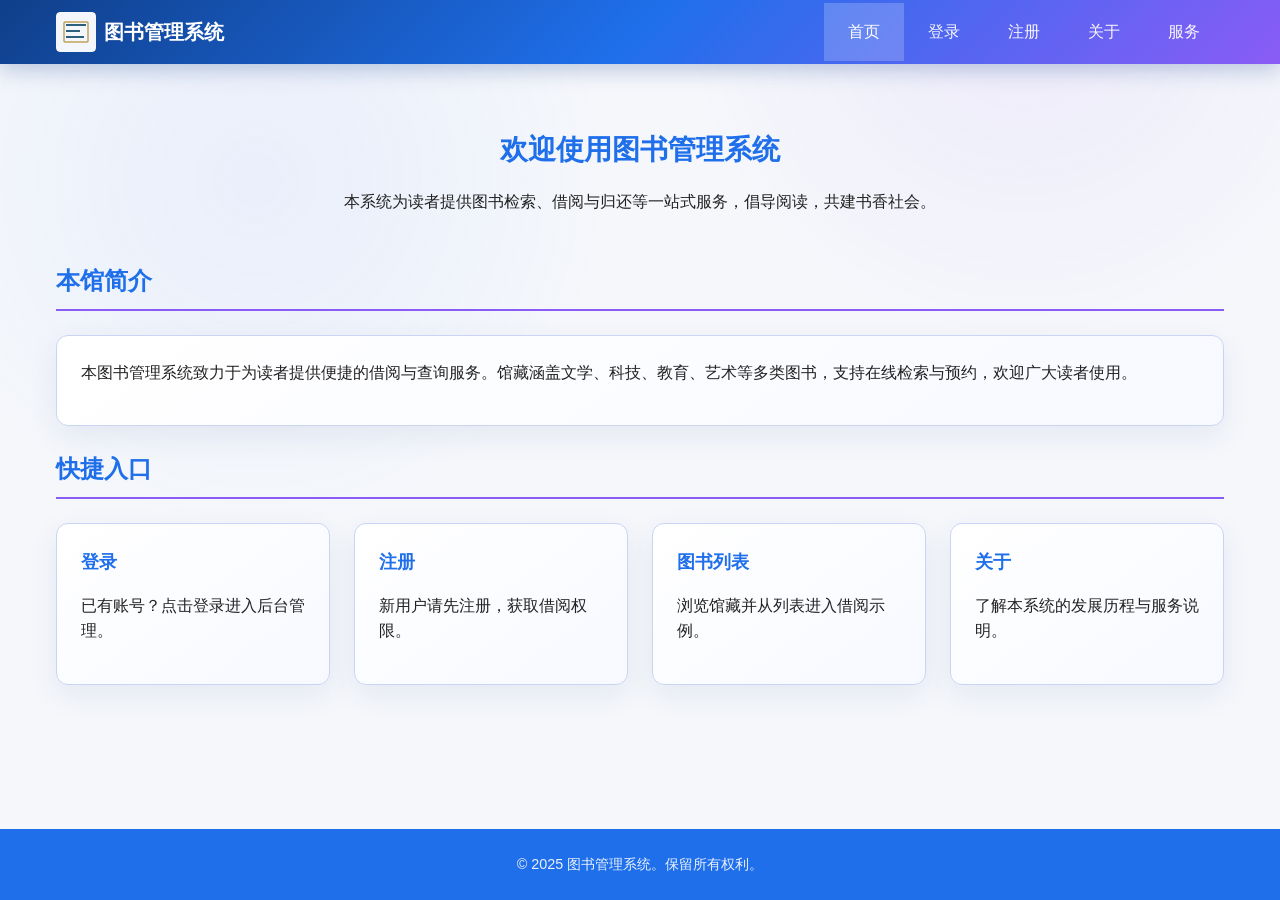
<file: frontend/index.html>
<!DOCTYPE html>
<html lang="zh-CN">
<head>
  <meta charset="UTF-8">
  <meta name="viewport" content="width=device-width, initial-scale=1.0">
  <title>首页 - 图书管理系统</title>
  <link rel="stylesheet" href="css/style.css?v=20260301">
</head>
<body>
  <div class="page-wrap">
    <header class="site-header">
      <div class="container">
        <div class="site-logo">
          <img src="images/logo.svg" alt="Logo">
          <h1 class="site-title"><a href="index.html">图书管理系统</a></h1>
        </div>
        <nav>
          <ul class="nav-list">
            <li><a href="index.html" class="current">首页</a></li>
            <li><a href="login.html">登录</a></li>
            <li><a href="register.html">注册</a></li>
            <li><a href="about.html">关于</a></li>
            <li>
              <span class="nav-drop-trigger">服务</span>
              <div class="nav-drop">
                <a href="list.html">图书列表</a>
                <a href="borrow.html">借阅说明</a>
                <a href="rare-book.html">珍本阅览</a>
                <a href="contact.html">联系</a>
              </div>
            </li>
          </ul>
        </nav>

      </div>
    </header>

    <main class="main">
      <section class="hero-section">
        <h1>欢迎使用图书管理系统</h1>
        <p>本系统为读者提供图书检索、借阅与归还等一站式服务，倡导阅读，共建书香社会。</p>
      </section>

      <section>
        <h2 class="section-title">本馆简介</h2>
        <div class="card">
          <p>本图书管理系统致力于为读者提供便捷的借阅与查询服务。馆藏涵盖文学、科技、教育、艺术等多类图书，支持在线检索与预约，欢迎广大读者使用。</p>
        </div>
      </section>

      <section>
        <h2 class="section-title">快捷入口</h2>
        <div class="quick-links">
          <a href="login.html">
            <div class="card">
              <h3 class="card-title">登录</h3>
              <p>已有账号？点击登录进入后台管理。</p>
            </div>
          </a>
          <a href="register.html">
            <div class="card">
              <h3 class="card-title">注册</h3>
              <p>新用户请先注册，获取借阅权限。</p>
            </div>
          </a>
          <a href="list.html">
            <div class="card">
              <h3 class="card-title">图书列表</h3>
              <p>浏览馆藏并从列表进入借阅示例。</p>
            </div>
          </a>
          <a href="about.html">
            <div class="card">
              <h3 class="card-title">关于</h3>
              <p>了解本系统的发展历程与服务说明。</p>
            </div>
          </a>
        </div>
      </section>
    </main>

    <footer class="site-footer">
      <div class="container">
        <p>&copy; 2025 图书管理系统。保留所有权利。</p>
      </div>
    </footer>
  </div>

</body>
</html>
</file>
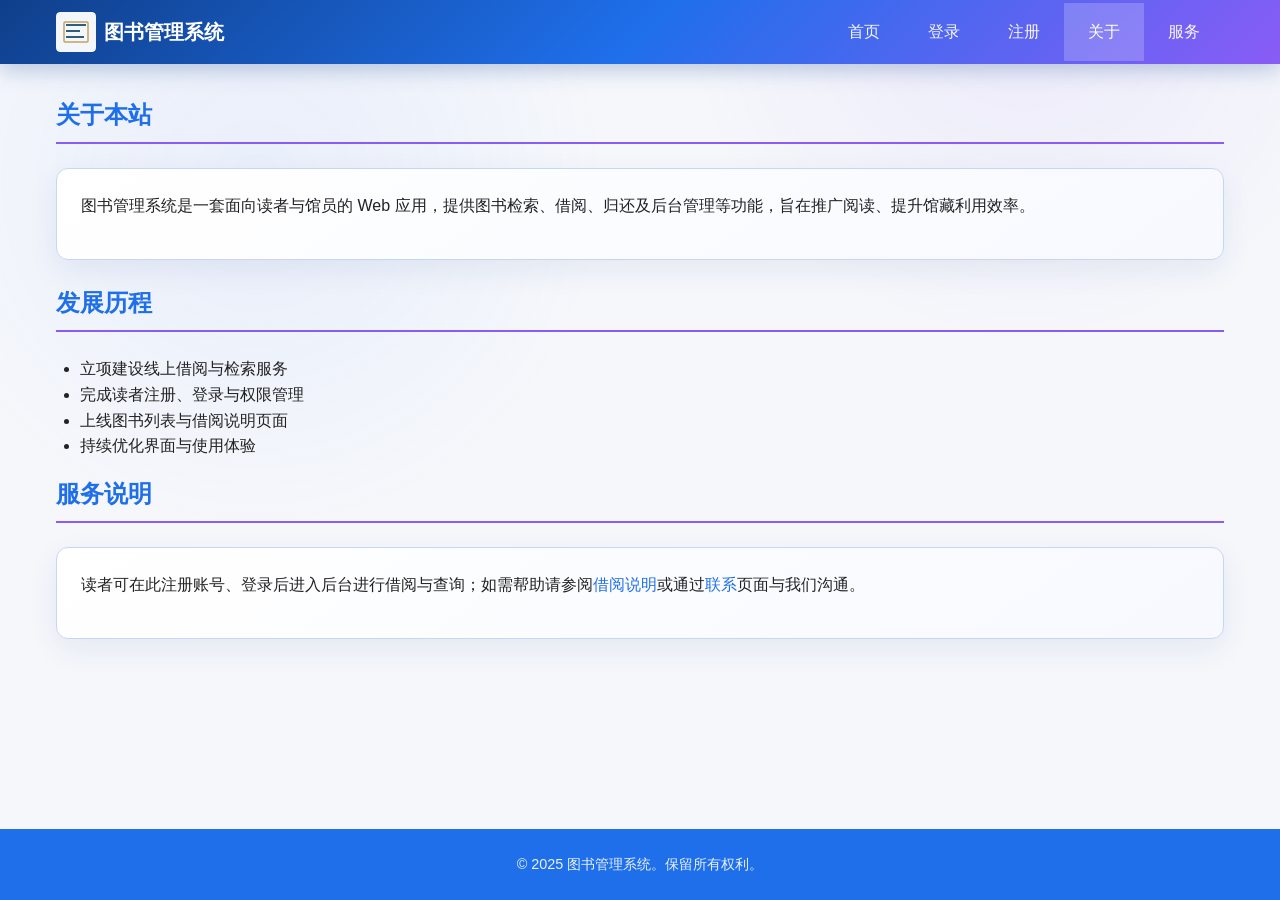
<file: frontend/about.html>
<!DOCTYPE html>
<html lang="zh-CN">
<head>
  <meta charset="UTF-8">
  <meta name="viewport" content="width=device-width, initial-scale=1.0">
  <title>关于 - 图书管理系统</title>
  <link rel="stylesheet" href="css/style.css?v=20260301">
</head>
<body>
  <div class="page-wrap">
    <header class="site-header">
      <div class="container">
        <div class="site-logo">
          <img src="images/logo.svg" alt="Logo">
          <h1 class="site-title"><a href="index.html">图书管理系统</a></h1>
        </div>
        <nav>
          <ul class="nav-list">
            <li><a href="index.html">首页</a></li>
            <li><a href="login.html">登录</a></li>
            <li><a href="register.html">注册</a></li>
            <li><a href="about.html" class="current">关于</a></li>
            <li>
              <span class="nav-drop-trigger">服务</span>
              <div class="nav-drop">
                <a href="list.html">图书列表</a>
                <a href="borrow.html">借阅说明</a>
                <a href="rare-book.html">珍本阅览</a>
                <a href="contact.html">联系</a>
              </div>
            </li>
          </ul>
        </nav>

      </div>
    </header>

    <main class="main">
      <section>
        <h2 class="section-title">关于本站</h2>
        <div class="card">
          <p>图书管理系统是一套面向读者与馆员的 Web 应用，提供图书检索、借阅、归还及后台管理等功能，旨在推广阅读、提升馆藏利用效率。</p>
        </div>
      </section>

      <section>
        <h2 class="section-title">发展历程</h2>
        <ul>
          <li>立项建设线上借阅与检索服务</li>
          <li>完成读者注册、登录与权限管理</li>
          <li>上线图书列表与借阅说明页面</li>
          <li>持续优化界面与使用体验</li>
        </ul>
      </section>

      <section>
        <h2 class="section-title">服务说明</h2>
        <div class="card">
          <p>读者可在此注册账号、登录后进入后台进行借阅与查询；如需帮助请参阅<a href="borrow.html">借阅说明</a>或通过<a href="contact.html">联系</a>页面与我们沟通。</p>
        </div>
      </section>
    </main>

    <footer class="site-footer">
      <div class="container">
        <p>&copy; 2025 图书管理系统。保留所有权利。</p>
      </div>
    </footer>
  </div>

</body>
</html>
</file>
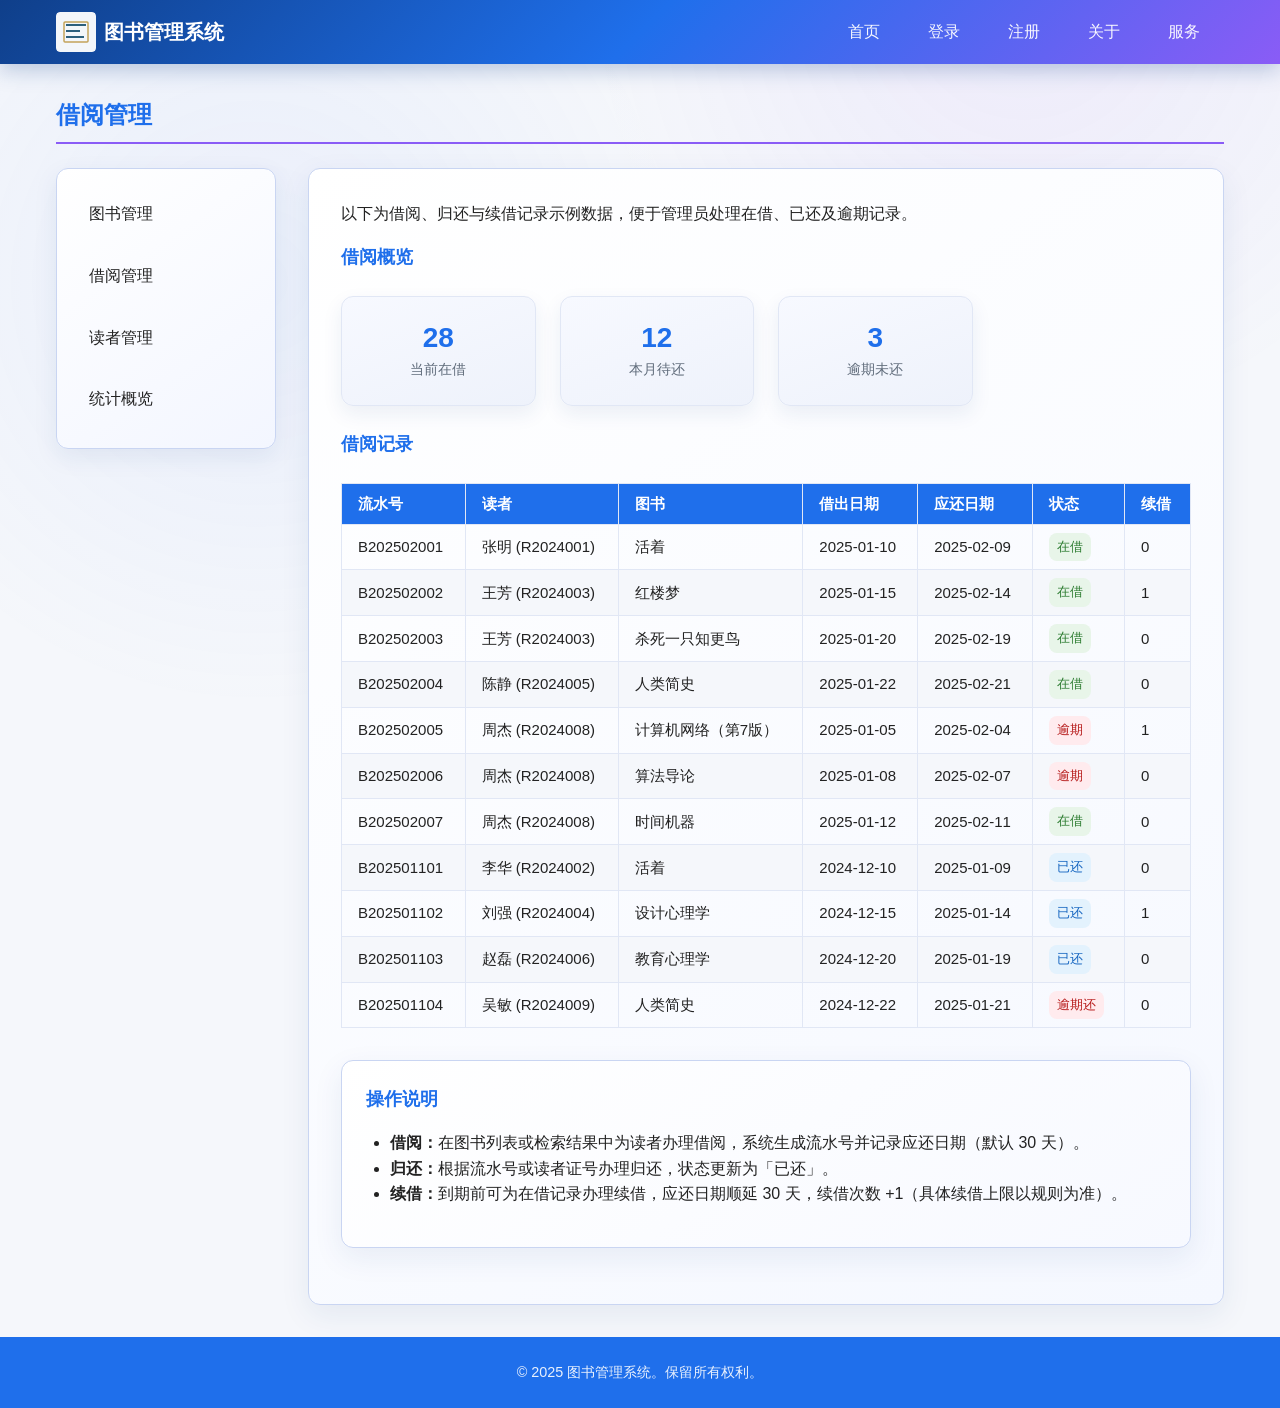
<file: frontend/borrow-manage.html>
<!DOCTYPE html>
<html lang="zh-CN">
<head>
  <meta charset="UTF-8">
  <meta name="viewport" content="width=device-width, initial-scale=1.0">
  <title>借阅管理 - 图书管理系统</title>
  <link rel="stylesheet" href="css/style.css?v=20260301">
</head>
<body>
  <div class="page-wrap">
    <header class="site-header">
      <div class="container">
        <div class="site-logo">
          <img src="images/logo.svg" alt="Logo">
          <h1 class="site-title"><a href="index.html">图书管理系统</a></h1>
        </div>
        <nav>
          <ul class="nav-list">
            <li><a href="index.html">首页</a></li>
            <li><a href="login.html">登录</a></li>
            <li><a href="register.html">注册</a></li>
            <li><a href="about.html">关于</a></li>
            <li>
              <span class="nav-drop-trigger">服务</span>
              <div class="nav-drop">
                <a href="list.html">图书列表</a>
                <a href="borrow.html">借阅说明</a>
                <a href="rare-book.html">珍本阅览</a>
                <a href="contact.html">联系</a>
              </div>
            </li>
          </ul>
        </nav>
      </div>
    </header>

    <main class="main">
      <h2 class="section-title">借阅管理</h2>
      <div class="dashboard">
        <aside class="dashboard-nav">
          <a href="list.html">图书管理</a>
          <a href="borrow-manage.html">借阅管理</a>
          <a href="readers.html">读者管理</a>
          <a href="stats.html">统计概览</a>
        </aside>
        <div class="dashboard-content">
          <p>以下为借阅、归还与续借记录示例数据，便于管理员处理在借、已还及逾期记录。</p>

          <h3 class="card-title">借阅概览</h3>
          <div class="stats-grid">
            <div class="stats-card">
              <span class="stats-value">28</span>
              <span class="stats-label">当前在借</span>
            </div>
            <div class="stats-card">
              <span class="stats-value">12</span>
              <span class="stats-label">本月待还</span>
            </div>
            <div class="stats-card">
              <span class="stats-value">3</span>
              <span class="stats-label">逾期未还</span>
            </div>
          </div>

          <h3 class="card-title">借阅记录</h3>
          <div class="table-wrap">
            <table class="data-table">
              <thead>
                <tr>
                  <th>流水号</th>
                  <th>读者</th>
                  <th>图书</th>
                  <th>借出日期</th>
                  <th>应还日期</th>
                  <th>状态</th>
                  <th>续借</th>
                </tr>
              </thead>
              <tbody>
                <tr>
                  <td>B202502001</td>
                  <td>张明 (R2024001)</td>
                  <td>活着</td>
                  <td>2025-01-10</td>
                  <td>2025-02-09</td>
                  <td><span class="badge badge-ok">在借</span></td>
                  <td>0</td>
                </tr>
                <tr>
                  <td>B202502002</td>
                  <td>王芳 (R2024003)</td>
                  <td>红楼梦</td>
                  <td>2025-01-15</td>
                  <td>2025-02-14</td>
                  <td><span class="badge badge-ok">在借</span></td>
                  <td>1</td>
                </tr>
                <tr>
                  <td>B202502003</td>
                  <td>王芳 (R2024003)</td>
                  <td>杀死一只知更鸟</td>
                  <td>2025-01-20</td>
                  <td>2025-02-19</td>
                  <td><span class="badge badge-ok">在借</span></td>
                  <td>0</td>
                </tr>
                <tr>
                  <td>B202502004</td>
                  <td>陈静 (R2024005)</td>
                  <td>人类简史</td>
                  <td>2025-01-22</td>
                  <td>2025-02-21</td>
                  <td><span class="badge badge-ok">在借</span></td>
                  <td>0</td>
                </tr>
                <tr>
                  <td>B202502005</td>
                  <td>周杰 (R2024008)</td>
                  <td>计算机网络（第7版）</td>
                  <td>2025-01-05</td>
                  <td>2025-02-04</td>
                  <td><span class="badge badge-overdue">逾期</span></td>
                  <td>1</td>
                </tr>
                <tr>
                  <td>B202502006</td>
                  <td>周杰 (R2024008)</td>
                  <td>算法导论</td>
                  <td>2025-01-08</td>
                  <td>2025-02-07</td>
                  <td><span class="badge badge-overdue">逾期</span></td>
                  <td>0</td>
                </tr>
                <tr>
                  <td>B202502007</td>
                  <td>周杰 (R2024008)</td>
                  <td>时间机器</td>
                  <td>2025-01-12</td>
                  <td>2025-02-11</td>
                  <td><span class="badge badge-ok">在借</span></td>
                  <td>0</td>
                </tr>
                <tr>
                  <td>B202501101</td>
                  <td>李华 (R2024002)</td>
                  <td>活着</td>
                  <td>2024-12-10</td>
                  <td>2025-01-09</td>
                  <td><span class="badge badge-done">已还</span></td>
                  <td>0</td>
                </tr>
                <tr>
                  <td>B202501102</td>
                  <td>刘强 (R2024004)</td>
                  <td>设计心理学</td>
                  <td>2024-12-15</td>
                  <td>2025-01-14</td>
                  <td><span class="badge badge-done">已还</span></td>
                  <td>1</td>
                </tr>
                <tr>
                  <td>B202501103</td>
                  <td>赵磊 (R2024006)</td>
                  <td>教育心理学</td>
                  <td>2024-12-20</td>
                  <td>2025-01-19</td>
                  <td><span class="badge badge-done">已还</span></td>
                  <td>0</td>
                </tr>
                <tr>
                  <td>B202501104</td>
                  <td>吴敏 (R2024009)</td>
                  <td>人类简史</td>
                  <td>2024-12-22</td>
                  <td>2025-01-21</td>
                  <td><span class="badge badge-overdue">逾期还</span></td>
                  <td>0</td>
                </tr>
              </tbody>
            </table>
          </div>

          <div class="card" style="margin-top: var(--space-xl);">
            <h3 class="card-title">操作说明</h3>
            <ul>
              <li><strong>借阅：</strong>在图书列表或检索结果中为读者办理借阅，系统生成流水号并记录应还日期（默认 30 天）。</li>
              <li><strong>归还：</strong>根据流水号或读者证号办理归还，状态更新为「已还」。</li>
              <li><strong>续借：</strong>到期前可为在借记录办理续借，应还日期顺延 30 天，续借次数 +1（具体续借上限以规则为准）。</li>
            </ul>
          </div>
        </div>
      </div>
    </main>

    <footer class="site-footer">
      <div class="container">
        <p>&copy; 2025 图书管理系统。保留所有权利。</p>
      </div>
    </footer>
  </div>
</body>
</html>
</file>
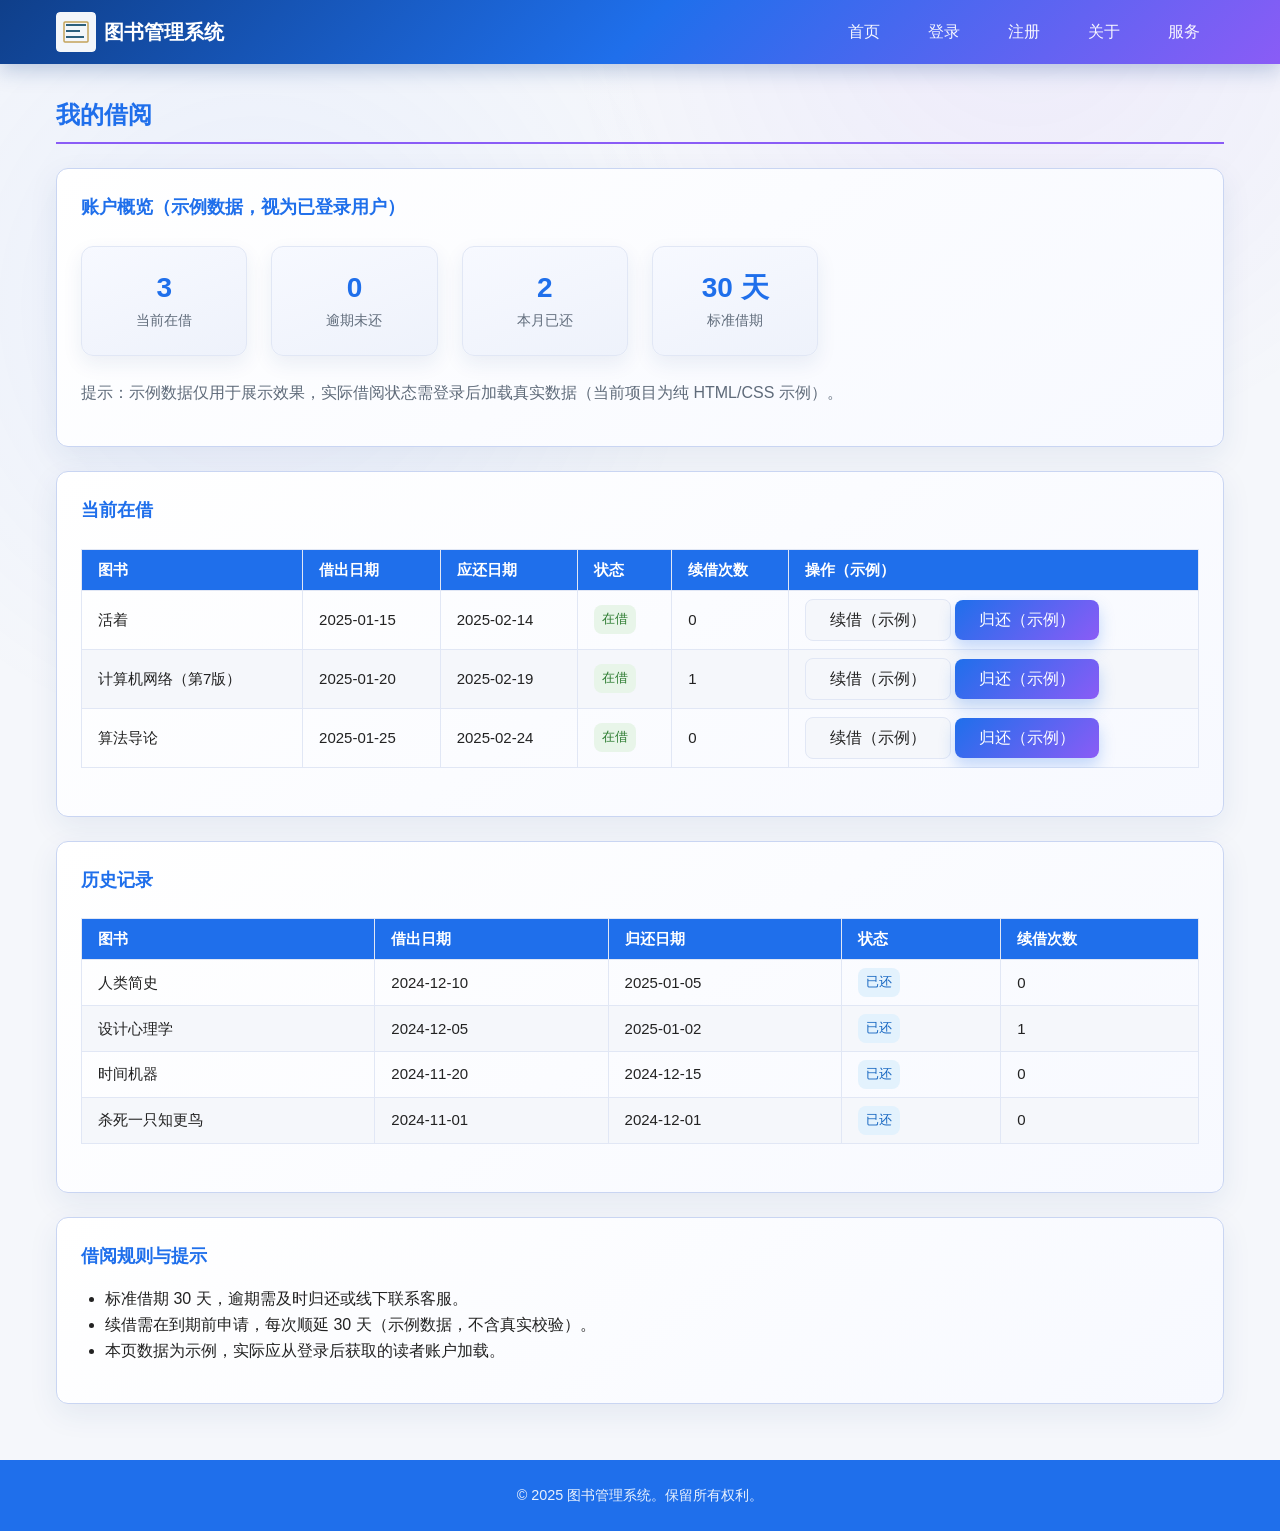
<file: frontend/borrow-user.html>
<!DOCTYPE html>
<html lang="zh-CN">
<head>
  <meta charset="UTF-8">
  <meta name="viewport" content="width=device-width, initial-scale=1.0">
  <title>我的借阅 - 图书管理系统</title>
  <link rel="stylesheet" href="css/style.css?v=20260301">
</head>
<body>
  <div class="page-wrap">
    <header class="site-header">
      <div class="container">
        <div class="site-logo">
          <img src="images/logo.svg" alt="Logo">
          <h1 class="site-title"><a href="index.html">图书管理系统</a></h1>
        </div>
        <nav>
          <ul class="nav-list">
            <li><a href="index.html">首页</a></li>
            <li><a href="login.html">登录</a></li>
            <li><a href="register.html">注册</a></li>
            <li><a href="about.html">关于</a></li>
            <li>
              <span class="nav-drop-trigger">服务</span>
              <div class="nav-drop">
                <a href="list.html">图书列表</a>
                <a href="borrow.html">借阅说明</a>
                <a href="rare-book.html">珍本阅览</a>
                <a href="contact.html">联系</a>
              </div>
            </li>
          </ul>
        </nav>
      </div>
    </header>

    <main class="main">
      <h2 class="section-title">我的借阅</h2>

      <section class="card" id="current">
        <h3 class="card-title">账户概览（示例数据，视为已登录用户）</h3>
        <div class="stats-grid">
          <div class="stats-card">
            <span class="stats-value">3</span>
            <span class="stats-label">当前在借</span>
          </div>
          <div class="stats-card">
            <span class="stats-value">0</span>
            <span class="stats-label">逾期未还</span>
          </div>
          <div class="stats-card">
            <span class="stats-value">2</span>
            <span class="stats-label">本月已还</span>
          </div>
          <div class="stats-card">
            <span class="stats-value">30 天</span>
            <span class="stats-label">标准借期</span>
          </div>
        </div>
        <p style="margin-top: var(--space-md); color: var(--color-text-muted);">提示：示例数据仅用于展示效果，实际借阅状态需登录后加载真实数据（当前项目为纯 HTML/CSS 示例）。</p>
      </section>

      <section class="card">
        <h3 class="card-title">当前在借</h3>
        <div class="table-wrap">
          <table class="data-table">
            <thead>
              <tr>
                <th>图书</th>
                <th>借出日期</th>
                <th>应还日期</th>
                <th>状态</th>
                <th>续借次数</th>
                <th>操作（示例）</th>
              </tr>
            </thead>
            <tbody>
              <tr>
                <td>活着</td>
                <td>2025-01-15</td>
                <td>2025-02-14</td>
                <td><span class="badge badge-ok">在借</span></td>
                <td>0</td>
                <td class="action-cell">
                  <input type="checkbox" id="action-row-1" class="action-toggle">
                  <label for="action-row-1" class="btn btn-secondary">续借（示例）</label>
                  <label for="action-row-1" class="btn btn-primary">归还（示例）</label>
                  <span class="action-tip">仅为示例操作，真实系统中会提交续借/归还请求。</span>
                </td>
              </tr>
              <tr>
                <td>计算机网络（第7版）</td>
                <td>2025-01-20</td>
                <td>2025-02-19</td>
                <td><span class="badge badge-ok">在借</span></td>
                <td>1</td>
                <td class="action-cell">
                  <input type="checkbox" id="action-row-2" class="action-toggle">
                  <label for="action-row-2" class="btn btn-secondary">续借（示例）</label>
                  <label for="action-row-2" class="btn btn-primary">归还（示例）</label>
                  <span class="action-tip">仅为示例操作，真实系统中会提交续借/归还请求。</span>
                </td>
              </tr>
              <tr>
                <td>算法导论</td>
                <td>2025-01-25</td>
                <td>2025-02-24</td>
                <td><span class="badge badge-ok">在借</span></td>
                <td>0</td>
                <td class="action-cell">
                  <input type="checkbox" id="action-row-3" class="action-toggle">
                  <label for="action-row-3" class="btn btn-secondary">续借（示例）</label>
                  <label for="action-row-3" class="btn btn-primary">归还（示例）</label>
                  <span class="action-tip">仅为示例操作，真实系统中会提交续借/归还请求。</span>
                </td>
              </tr>
            </tbody>
          </table>
        </div>
      </section>

      <section class="card">
        <h3 class="card-title">历史记录</h3>
        <div class="table-wrap">
          <table class="data-table">
            <thead>
              <tr>
                <th>图书</th>
                <th>借出日期</th>
                <th>归还日期</th>
                <th>状态</th>
                <th>续借次数</th>
              </tr>
            </thead>
            <tbody>
              <tr>
                <td>人类简史</td>
                <td>2024-12-10</td>
                <td>2025-01-05</td>
                <td><span class="badge badge-done">已还</span></td>
                <td>0</td>
              </tr>
              <tr>
                <td>设计心理学</td>
                <td>2024-12-05</td>
                <td>2025-01-02</td>
                <td><span class="badge badge-done">已还</span></td>
                <td>1</td>
              </tr>
              <tr>
                <td>时间机器</td>
                <td>2024-11-20</td>
                <td>2024-12-15</td>
                <td><span class="badge badge-done">已还</span></td>
                <td>0</td>
              </tr>
              <tr>
                <td>杀死一只知更鸟</td>
                <td>2024-11-01</td>
                <td>2024-12-01</td>
                <td><span class="badge badge-done">已还</span></td>
                <td>0</td>
              </tr>
            </tbody>
          </table>
        </div>
      </section>

      <section class="card">
        <h3 class="card-title">借阅规则与提示</h3>
        <ul>
          <li>标准借期 30 天，逾期需及时归还或线下联系客服。</li>
          <li>续借需在到期前申请，每次顺延 30 天（示例数据，不含真实校验）。</li>
          <li>本页数据为示例，实际应从登录后获取的读者账户加载。</li>
        </ul>
      </section>
    </main>

    <footer class="site-footer">
      <div class="container">
        <p>&copy; 2025 图书管理系统。保留所有权利。</p>
      </div>
    </footer>
  </div>
</body>
</html>
</file>
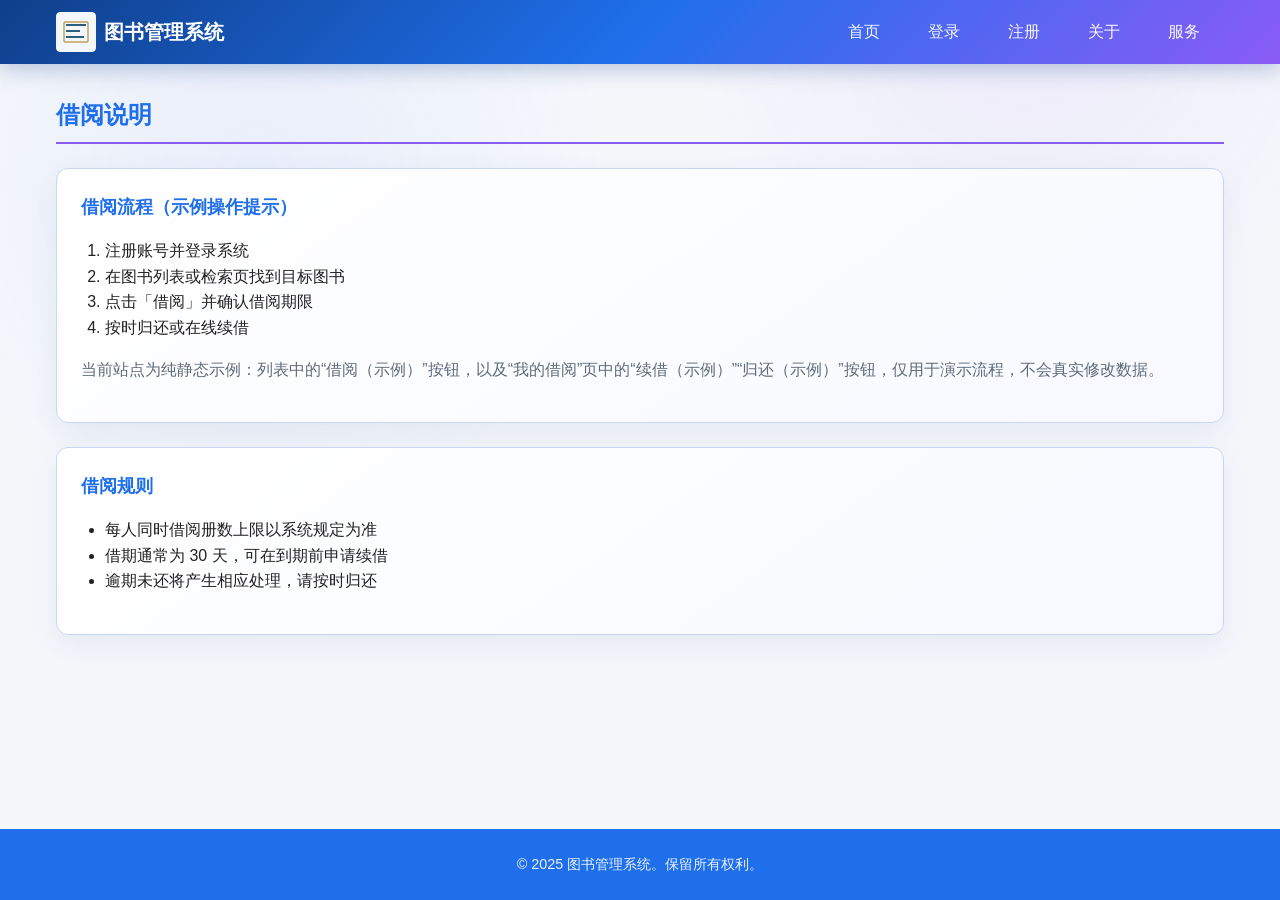
<file: frontend/borrow.html>
<!DOCTYPE html>
<html lang="zh-CN">
<head>
  <meta charset="UTF-8">
  <meta name="viewport" content="width=device-width, initial-scale=1.0">
  <title>借阅说明 - 图书管理系统</title>
  <link rel="stylesheet" href="css/style.css?v=20260301">
</head>
<body>
  <div class="page-wrap">
    <header class="site-header">
      <div class="container">
        <div class="site-logo">
          <img src="images/logo.svg" alt="Logo">
          <h1 class="site-title"><a href="index.html">图书管理系统</a></h1>
        </div>
        <nav>
          <ul class="nav-list">
            <li><a href="index.html">首页</a></li>
            <li><a href="login.html">登录</a></li>
            <li><a href="register.html">注册</a></li>
            <li><a href="about.html">关于</a></li>
            <li>
              <span class="nav-drop-trigger">服务</span>
              <div class="nav-drop">
                <a href="list.html">图书列表</a>
                <a href="borrow.html">借阅说明</a>
                <a href="rare-book.html">珍本阅览</a>
                <a href="contact.html">联系</a>
              </div>
            </li>
          </ul>
        </nav>


      </div>
    </header>

    <main class="main">
      <section>
        <h2 class="section-title">借阅说明</h2>
        <div class="card" id="actions-tip">
          <h3 class="card-title">借阅流程（示例操作提示）</h3>
          <ol>
            <li>注册账号并登录系统</li>
            <li>在图书列表或检索页找到目标图书</li>
            <li>点击「借阅」并确认借阅期限</li>
            <li>按时归还或在线续借</li>
          </ol>
        <p style="color: var(--color-text-muted); margin-top: var(--space-sm);">当前站点为纯静态示例：列表中的“借阅（示例）”按钮，以及“我的借阅”页中的“续借（示例）”“归还（示例）”按钮，仅用于演示流程，不会真实修改数据。</p>
        </div>
        <div class="card">
          <h3 class="card-title">借阅规则</h3>
          <ul>
            <li>每人同时借阅册数上限以系统规定为准</li>
            <li>借期通常为 30 天，可在到期前申请续借</li>
            <li>逾期未还将产生相应处理，请按时归还</li>
          </ul>
        </div>
      </section>
    </main>

    <footer class="site-footer">
      <div class="container">
        <p>&copy; 2025 图书管理系统。保留所有权利。</p>
      </div>
    </footer>
  </div>

</body>
</html>
</file>
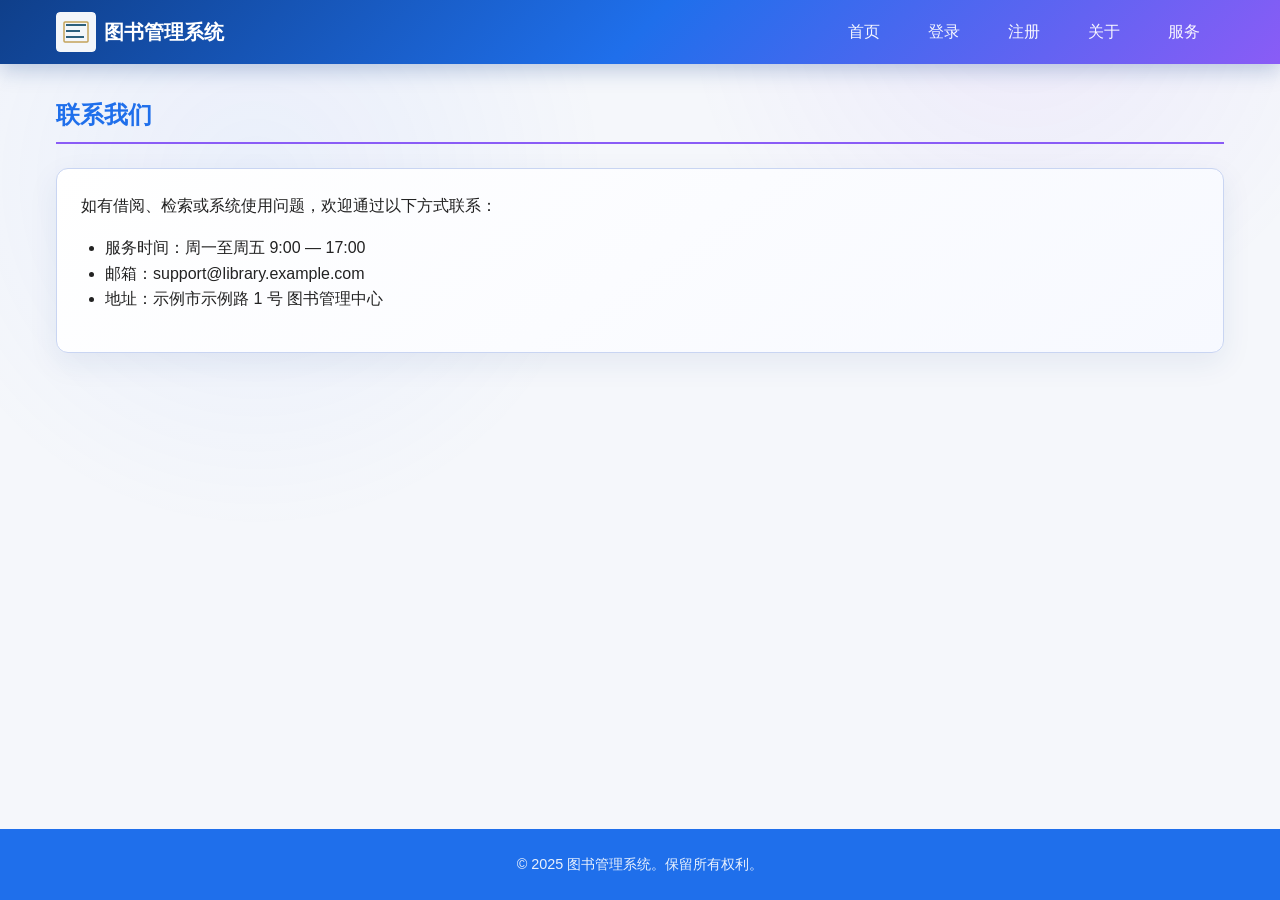
<file: frontend/contact.html>
<!DOCTYPE html>
<html lang="zh-CN">
<head>
  <meta charset="UTF-8">
  <meta name="viewport" content="width=device-width, initial-scale=1.0">
  <title>联系 - 图书管理系统</title>
  <link rel="stylesheet" href="css/style.css?v=20260301">
</head>
<body>
  <div class="page-wrap">
    <header class="site-header">
      <div class="container">
        <div class="site-logo">
          <img src="images/logo.svg" alt="Logo">
          <h1 class="site-title"><a href="index.html">图书管理系统</a></h1>
        </div>
        <nav>
          <ul class="nav-list">
            <li><a href="index.html">首页</a></li>
            <li><a href="login.html">登录</a></li>
            <li><a href="register.html">注册</a></li>
            <li><a href="about.html">关于</a></li>
            <li>
              <span class="nav-drop-trigger">服务</span>
              <div class="nav-drop">
                <a href="list.html">图书列表</a>
                <a href="borrow.html">借阅说明</a>
                <a href="rare-book.html">珍本阅览</a>
                <a href="contact.html">联系</a>
              </div>
            </li>
          </ul>
        </nav>


      </div>
    </header>

    <main class="main">
      <section>
        <h2 class="section-title">联系我们</h2>
        <div class="card">
          <p>如有借阅、检索或系统使用问题，欢迎通过以下方式联系：</p>
          <ul>
            <li>服务时间：周一至周五 9:00 — 17:00</li>
            <li>邮箱：support@library.example.com</li>
            <li>地址：示例市示例路 1 号 图书管理中心</li>
          </ul>
        </div>
      </section>
    </main>

    <footer class="site-footer">
      <div class="container">
        <p>&copy; 2025 图书管理系统。保留所有权利。</p>
      </div>
    </footer>
  </div>

</body>
</html>
</file>
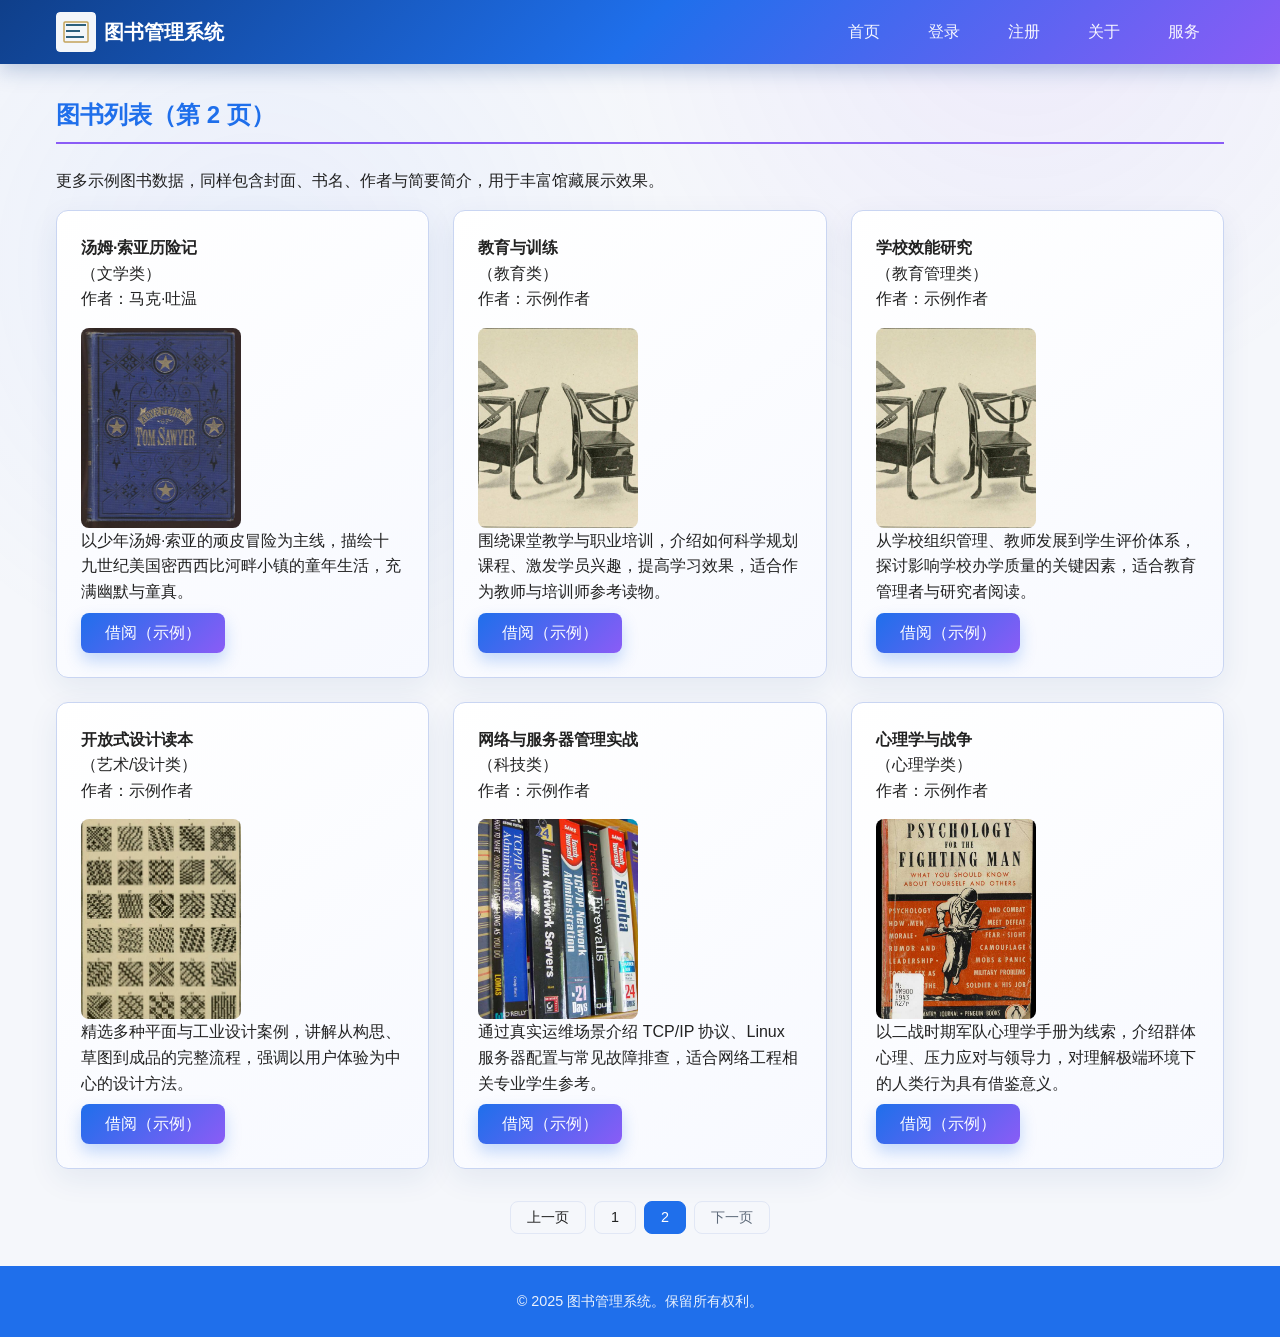
<file: frontend/list-page2.html>
<!DOCTYPE html>
<html lang="zh-CN">
<head>
  <meta charset="UTF-8">
  <meta name="viewport" content="width=device-width, initial-scale=1.0">
  <title>图书列表 - 第 2 页 - 图书管理系统</title>
  <link rel="stylesheet" href="css/style.css?v=20260301">
</head>
<body>
  <div class="page-wrap">
    <header class="site-header">
      <div class="container">
        <div class="site-logo">
          <img src="images/logo.svg" alt="Logo">
          <h1 class="site-title"><a href="index.html">图书管理系统</a></h1>
        </div>
        <nav>
          <ul class="nav-list">
            <li><a href="index.html">首页</a></li>
            <li><a href="login.html">登录</a></li>
            <li><a href="register.html">注册</a></li>
            <li><a href="about.html">关于</a></li>
            <li>
              <span class="nav-drop-trigger">服务</span>
              <div class="nav-drop">
                <a href="list.html">图书列表</a>
                <a href="borrow.html">借阅说明</a>
                <a href="rare-book.html">珍本阅览</a>
                <a href="contact.html">联系</a>
              </div>
            </li>
          </ul>
        </nav>
      </div>
    </header>

    <main class="main">
      <section>
        <h2 class="section-title">图书列表（第 2 页）</h2>
        <p>更多示例图书数据，同样包含封面、书名、作者与简要简介，用于丰富馆藏展示效果。</p>
        <ul class="content-list">
          <li>
            <div class="card">
              <strong>汤姆·索亚历险记</strong>（文学类）<br>
              作者：马克·吐温<br>
              <img src="images/book-huozhe.jpg" alt="汤姆·索亚历险记 封面">
              <p>以少年汤姆·索亚的顽皮冒险为主线，描绘十九世纪美国密西西比河畔小镇的童年生活，充满幽默与童真。</p>
              <div class="card-actions">
                <a class="btn btn-primary" href="borrow-user.html#current">借阅（示例）</a>
              </div>
            </div>
          </li>
          <li>
            <div class="card">
              <strong>教育与训练</strong>（教育类）<br>
              作者：示例作者<br>
              <img src="images/book-edu-psychology.jpg" alt="教育与训练 封面">
              <p>围绕课堂教学与职业培训，介绍如何科学规划课程、激发学员兴趣，提高学习效果，适合作为教师与培训师参考读物。</p>
              <div class="card-actions">
                <a class="btn btn-primary" href="borrow-user.html#current">借阅（示例）</a>
              </div>
            </div>
          </li>
          <li>
            <div class="card">
              <strong>学校效能研究</strong>（教育管理类）<br>
              作者：示例作者<br>
              <img src="images/book-edu-psychology.jpg" alt="学校效能研究 封面">
              <p>从学校组织管理、教师发展到学生评价体系，探讨影响学校办学质量的关键因素，适合教育管理者与研究者阅读。</p>
              <div class="card-actions">
                <a class="btn btn-primary" href="borrow-user.html#current">借阅（示例）</a>
              </div>
            </div>
          </li>
          <li>
            <div class="card">
              <strong>开放式设计读本</strong>（艺术/设计类）<br>
              作者：示例作者<br>
              <img src="images/book-design.jpg" alt="开放式设计读本 封面">
              <p>精选多种平面与工业设计案例，讲解从构思、草图到成品的完整流程，强调以用户体验为中心的设计方法。</p>
              <div class="card-actions">
                <a class="btn btn-primary" href="borrow-user.html#current">借阅（示例）</a>
              </div>
            </div>
          </li>
          <li>
            <div class="card">
              <strong>网络与服务器管理实战</strong>（科技类）<br>
              作者：示例作者<br>
              <img src="images/book-network.jpg" alt="网络与服务器管理实战 封面">
              <p>通过真实运维场景介绍 TCP/IP 协议、Linux 服务器配置与常见故障排查，适合网络工程相关专业学生参考。</p>
              <div class="card-actions">
                <a class="btn btn-primary" href="borrow-user.html#current">借阅（示例）</a>
              </div>
            </div>
          </li>
          <li>
            <div class="card">
              <strong>心理学与战争</strong>（心理学类）<br>
              作者：示例作者<br>
              <img src="images/book-psychology-life.jpg" alt="心理学与战争 封面">
              <p>以二战时期军队心理学手册为线索，介绍群体心理、压力应对与领导力，对理解极端环境下的人类行为具有借鉴意义。</p>
              <div class="card-actions">
                <a class="btn btn-primary" href="borrow-user.html#current">借阅（示例）</a>
              </div>
            </div>
          </li>
        </ul>
        <nav class="pagination">
          <a class="page-link" href="list.html">上一页</a>
          <a class="page-link" href="list.html">1</a>
          <span class="page-link current">2</span>
          <span class="page-link disabled">下一页</span>
        </nav>
      </section>
    </main>

    <footer class="site-footer">
      <div class="container">
        <p>&copy; 2025 图书管理系统。保留所有权利。</p>
      </div>
    </footer>
  </div>
</body>
</html>
</file>
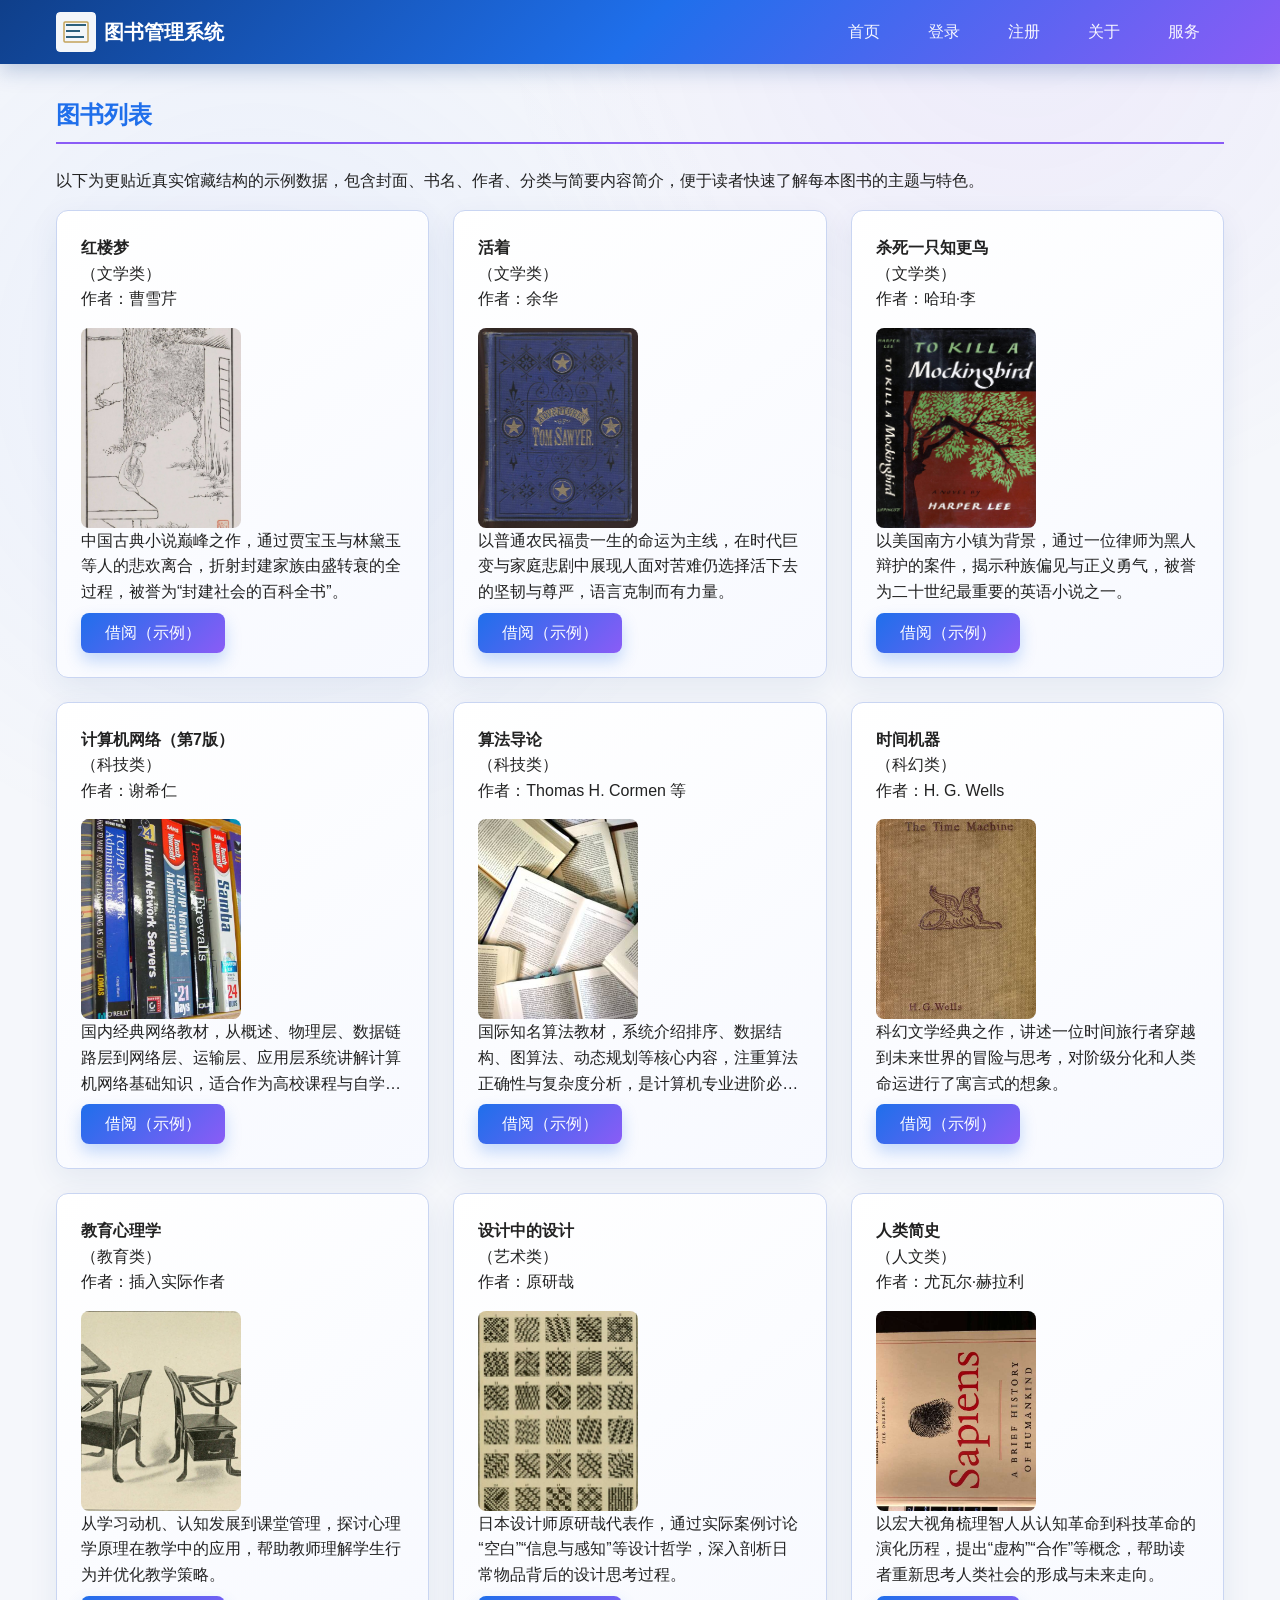
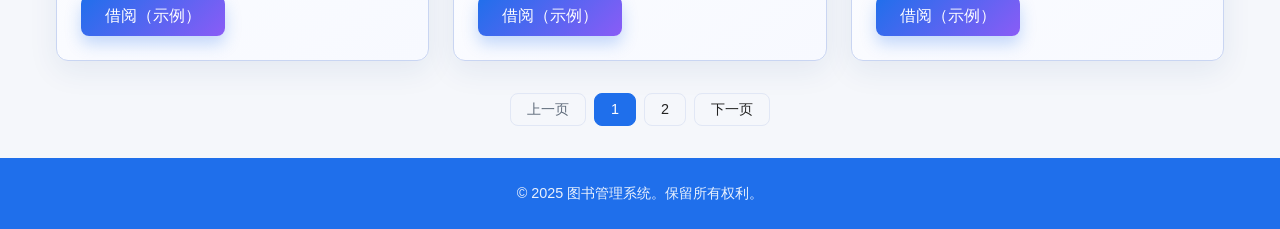
<file: frontend/list.html>
<!DOCTYPE html>
<html lang="zh-CN">
<head>
  <meta charset="UTF-8">
  <meta name="viewport" content="width=device-width, initial-scale=1.0">
  <title>图书列表 - 图书管理系统</title>
  <link rel="stylesheet" href="css/style.css?v=20260301">
</head>
<body>
  <div class="page-wrap">
    <header class="site-header">
      <div class="container">
        <div class="site-logo">
          <img src="images/logo.svg" alt="Logo">
          <h1 class="site-title"><a href="index.html">图书管理系统</a></h1>
        </div>
        <nav>
          <ul class="nav-list">
            <li><a href="index.html">首页</a></li>
            <li><a href="login.html">登录</a></li>
            <li><a href="register.html">注册</a></li>
            <li><a href="about.html">关于</a></li>
            <li>
              <span class="nav-drop-trigger">服务</span>
              <div class="nav-drop">
                <a href="list.html">图书列表</a>
                <a href="borrow.html">借阅说明</a>
                <a href="rare-book.html">珍本阅览</a>
                <a href="contact.html">联系</a>
              </div>
            </li>
          </ul>
        </nav>


      </div>
    </header>

    <main class="main">
      <section>
        <h2 class="section-title">图书列表</h2>
        <p>以下为更贴近真实馆藏结构的示例数据，包含封面、书名、作者、分类与简要内容简介，便于读者快速了解每本图书的主题与特色。</p>
        <ul class="content-list">
          <li>
            <div class="card">
              <strong>红楼梦</strong>（文学类）<br>
              作者：曹雪芹<br>
              <img src="images/book-hongloumeng.jpg" alt="红楼梦 封面">
              <p>中国古典小说巅峰之作，通过贾宝玉与林黛玉等人的悲欢离合，折射封建家族由盛转衰的全过程，被誉为“封建社会的百科全书”。</p>
              <div class="card-actions">
                <a class="btn btn-primary" href="borrow-user.html#current">借阅（示例）</a>
              </div>
            </div>
          </li>
          <li>
            <div class="card">
              <strong>活着</strong>（文学类）<br>
              作者：余华<br>
              <img src="images/book-huozhe.jpg" alt="活着 封面">
              <p>以普通农民福贵一生的命运为主线，在时代巨变与家庭悲剧中展现人面对苦难仍选择活下去的坚韧与尊严，语言克制而有力量。</p>
              <div class="card-actions">
                <a class="btn btn-primary" href="borrow-user.html#current">借阅（示例）</a>
              </div>
            </div>
          </li>
          <li>
            <div class="card">
              <strong>杀死一只知更鸟</strong>（文学类）<br>
              作者：哈珀·李<br>
              <img src="images/book-mockingbird.jpg" alt="杀死一只知更鸟 封面">
              <p>以美国南方小镇为背景，通过一位律师为黑人辩护的案件，揭示种族偏见与正义勇气，被誉为二十世纪最重要的英语小说之一。</p>
              <div class="card-actions">
                <a class="btn btn-primary" href="borrow-user.html#current">借阅（示例）</a>
              </div>
            </div>
          </li>
          <li>
            <div class="card">
              <strong>计算机网络（第7版）</strong>（科技类）<br>
              作者：谢希仁<br>
              <img src="images/book-network.jpg" alt="计算机网络 封面">
              <p>国内经典网络教材，从概述、物理层、数据链路层到网络层、运输层、应用层系统讲解计算机网络基础知识，适合作为高校课程与自学参考。</p>
              <div class="card-actions">
                <a class="btn btn-primary" href="borrow-user.html#current">借阅（示例）</a>
              </div>
            </div>
          </li>
          <li>
            <div class="card">
              <strong>算法导论</strong>（科技类）<br>
              作者：Thomas H. Cormen 等<br>
              <img src="images/book-algorithms.jpg" alt="算法导论 封面">
              <p>国际知名算法教材，系统介绍排序、数据结构、图算法、动态规划等核心内容，注重算法正确性与复杂度分析，是计算机专业进阶必读书目之一。</p>
              <div class="card-actions">
                <a class="btn btn-primary" href="borrow-user.html#current">借阅（示例）</a>
              </div>
            </div>
          </li>
          <li>
            <div class="card">
              <strong>时间机器</strong>（科幻类）<br>
              作者：H. G. Wells<br>
              <img src="images/book-time-machine.jpg" alt="时间机器 封面">
              <p>科幻文学经典之作，讲述一位时间旅行者穿越到未来世界的冒险与思考，对阶级分化和人类命运进行了寓言式的想象。</p>
              <div class="card-actions">
                <a class="btn btn-primary" href="borrow-user.html#current">借阅（示例）</a>
              </div>
            </div>
          </li>
          <li>
            <div class="card">
              <strong>教育心理学</strong>（教育类）<br>
              作者：插入实际作者<br>
              <img src="images/book-edu-psychology.jpg" alt="教育心理学 封面">
              <p>从学习动机、认知发展到课堂管理，探讨心理学原理在教学中的应用，帮助教师理解学生行为并优化教学策略。</p>
              <div class="card-actions">
                <a class="btn btn-primary" href="borrow-user.html#current">借阅（示例）</a>
              </div>
            </div>
          </li>
          <li>
            <div class="card">
              <strong>设计中的设计</strong>（艺术类）<br>
              作者：原研哉<br>
              <img src="images/book-design.jpg" alt="设计中的设计 封面">
              <p>日本设计师原研哉代表作，通过实际案例讨论“空白”“信息与感知”等设计哲学，深入剖析日常物品背后的设计思考过程。</p>
              <div class="card-actions">
                <a class="btn btn-primary" href="borrow-user.html#current">借阅（示例）</a>
              </div>
            </div>
          </li>
          <li>
            <div class="card">
              <strong>人类简史</strong>（人文类）<br>
              作者：尤瓦尔·赫拉利<br>
              <img src="images/book-sapiens.jpg" alt="人类简史 封面">
              <p>以宏大视角梳理智人从认知革命到科技革命的演化历程，提出“虚构”“合作”等概念，帮助读者重新思考人类社会的形成与未来走向。</p>
              <div class="card-actions">
                <a class="btn btn-primary" href="borrow-user.html#current">借阅（示例）</a>
              </div>
            </div>
          </li>
        </ul>
        <nav class="pagination">
          <span class="page-link disabled">上一页</span>
          <span class="page-link current">1</span>
          <a class="page-link" href="list-page2.html">2</a>
          <a class="page-link" href="list-page2.html">下一页</a>
        </nav>
      </section>
    </main>

    <footer class="site-footer">
      <div class="container">
        <p>&copy; 2025 图书管理系统。保留所有权利。</p>
      </div>
    </footer>
  </div>

</body>
</html>
</file>
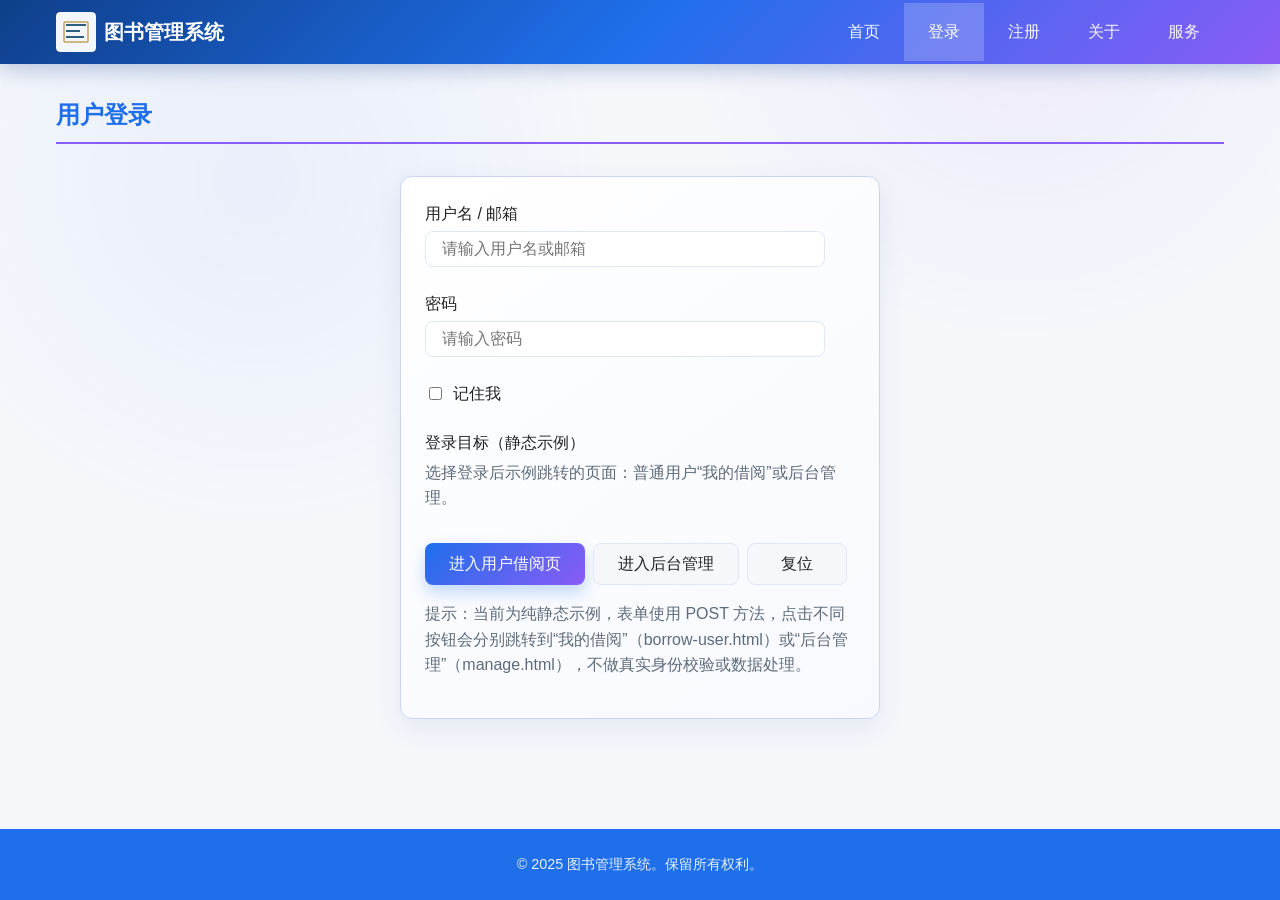
<file: frontend/login.html>
<!DOCTYPE html>
<html lang="zh-CN">
<head>
  <meta charset="UTF-8">
  <meta name="viewport" content="width=device-width, initial-scale=1.0">
  <title>登录 - 图书管理系统</title>
  <link rel="stylesheet" href="css/style.css?v=20260301">
</head>
<body>
  <div class="page-wrap">
    <header class="site-header">
      <div class="container">
        <div class="site-logo">
          <img src="images/logo.svg" alt="Logo">
          <h1 class="site-title"><a href="index.html">图书管理系统</a></h1>
        </div>
        <nav>
          <ul class="nav-list">
            <li><a href="index.html">首页</a></li>
            <li><a href="login.html" class="current">登录</a></li>
            <li><a href="register.html">注册</a></li>
            <li><a href="about.html">关于</a></li>
            <li>
              <span class="nav-drop-trigger">服务</span>
              <div class="nav-drop">
                <a href="list.html">图书列表</a>
                <a href="borrow.html">借阅说明</a>
                <a href="rare-book.html">珍本阅览</a>
                <a href="contact.html">联系</a>
              </div>
            </li>
          </ul>
        </nav>

      </div>
    </header>

    <main class="main">
      <section>
        <h2 class="section-title">用户登录</h2>
        <div class="card form-card">
          <!-- 按题目要求：使用 POST 表单提交。
               在本地 file:// 打开时浏览器不会真正向服务器发送请求，
               只是作为页面跳转示例使用。 -->
          <form method="post" action="borrow-user.html">
            <div class="form-group">
              <label for="login-user">用户名 / 邮箱</label>
              <input type="text" id="login-user" name="username" required placeholder="请输入用户名或邮箱">
            </div>
            <div class="form-group">
              <label for="login-pwd">密码</label>
              <input type="password" id="login-pwd" name="password" required placeholder="请输入密码">
            </div>
            <div class="form-group checkbox-group">
              <label>
                <input type="checkbox" name="remember" value="1"> 记住我
              </label>
            </div>
            <div class="form-group">
              <label>登录目标（静态示例）</label>
              <p style="margin: 0; color: var(--color-text-muted);">选择登录后示例跳转的页面：普通用户“我的借阅”或后台管理。</p>
            </div>
            <div class="form-actions" style="display: flex; gap: var(--space-sm); flex-wrap: wrap;">
              <button type="submit" class="btn btn-primary" formaction="borrow-user.html">进入用户借阅页</button>
              <button type="submit" class="btn btn-secondary" formaction="manage.html">进入后台管理</button>
              <button type="reset" class="btn btn-secondary">复位</button>
            </div>
          </form>
          <p style="margin-top: var(--space-md); color: var(--color-text-muted);">提示：当前为纯静态示例，表单使用 POST 方法，点击不同按钮会分别跳转到“我的借阅”（borrow-user.html）或“后台管理”（manage.html），不做真实身份校验或数据处理。</p>
        </div>
      </section>
    </main>

    <footer class="site-footer">
      <div class="container">
        <p>&copy; 2025 图书管理系统。保留所有权利。</p>
      </div>
    </footer>
  </div>

</body>
</html>
</file>
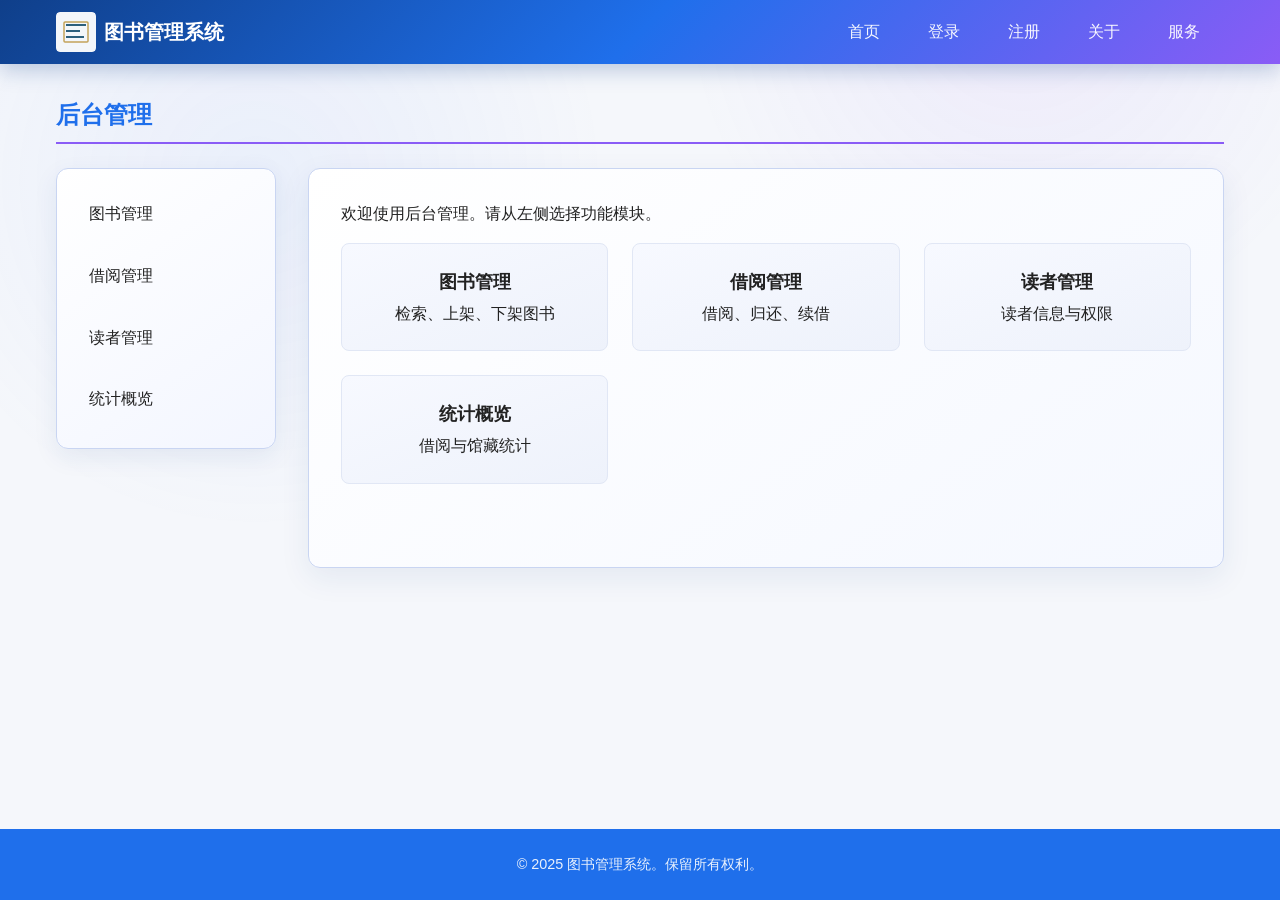
<file: frontend/manage.html>
<!DOCTYPE html>
<html lang="zh-CN">
<head>
  <meta charset="UTF-8">
  <meta name="viewport" content="width=device-width, initial-scale=1.0">
  <title>后台管理 - 图书管理系统</title>
  <link rel="stylesheet" href="css/style.css?v=20260301">
</head>
<body>
  <div class="page-wrap">
    <header class="site-header">
      <div class="container">
        <div class="site-logo">
          <img src="images/logo.svg" alt="Logo">
          <h1 class="site-title"><a href="index.html">图书管理系统</a></h1>
        </div>
        <nav>
          <ul class="nav-list">
            <li><a href="index.html">首页</a></li>
            <li><a href="login.html">登录</a></li>
            <li><a href="register.html">注册</a></li>
            <li><a href="about.html">关于</a></li>
            <li>
              <span class="nav-drop-trigger">服务</span>
              <div class="nav-drop">
                <a href="list.html">图书列表</a>
                <a href="borrow.html">借阅说明</a>
                <a href="rare-book.html">珍本阅览</a>
                <a href="contact.html">联系</a>
              </div>
            </li>
          </ul>
        </nav>

      </div>
    </header>

    <main class="main">
      <h2 class="section-title">后台管理</h2>
      <div class="dashboard">
        <aside class="dashboard-nav">
          <a href="list.html">图书管理</a>
          <a href="borrow-manage.html">借阅管理</a>
          <a href="readers.html">读者管理</a>
          <a href="stats.html">统计概览</a>
        </aside>
        <div class="dashboard-content">
          <p>欢迎使用后台管理。请从左侧选择功能模块。</p>
          <div class="module-grid">
            <a href="list.html" class="module-card">
              <strong>图书管理</strong>
              检索、上架、下架图书
            </a>
            <a href="borrow-manage.html" class="module-card">
              <strong>借阅管理</strong>
              借阅、归还、续借
            </a>
            <a href="readers.html" class="module-card">
              <strong>读者管理</strong>
              读者信息与权限
            </a>
            <a href="stats.html" class="module-card">
              <strong>统计概览</strong>
              借阅与馆藏统计
            </a>
          </div>
        </div>
      </div>
    </main>

    <footer class="site-footer">
      <div class="container">
        <p>&copy; 2025 图书管理系统。保留所有权利。</p>
      </div>
    </footer>
  </div>

</body>
</html>
</file>
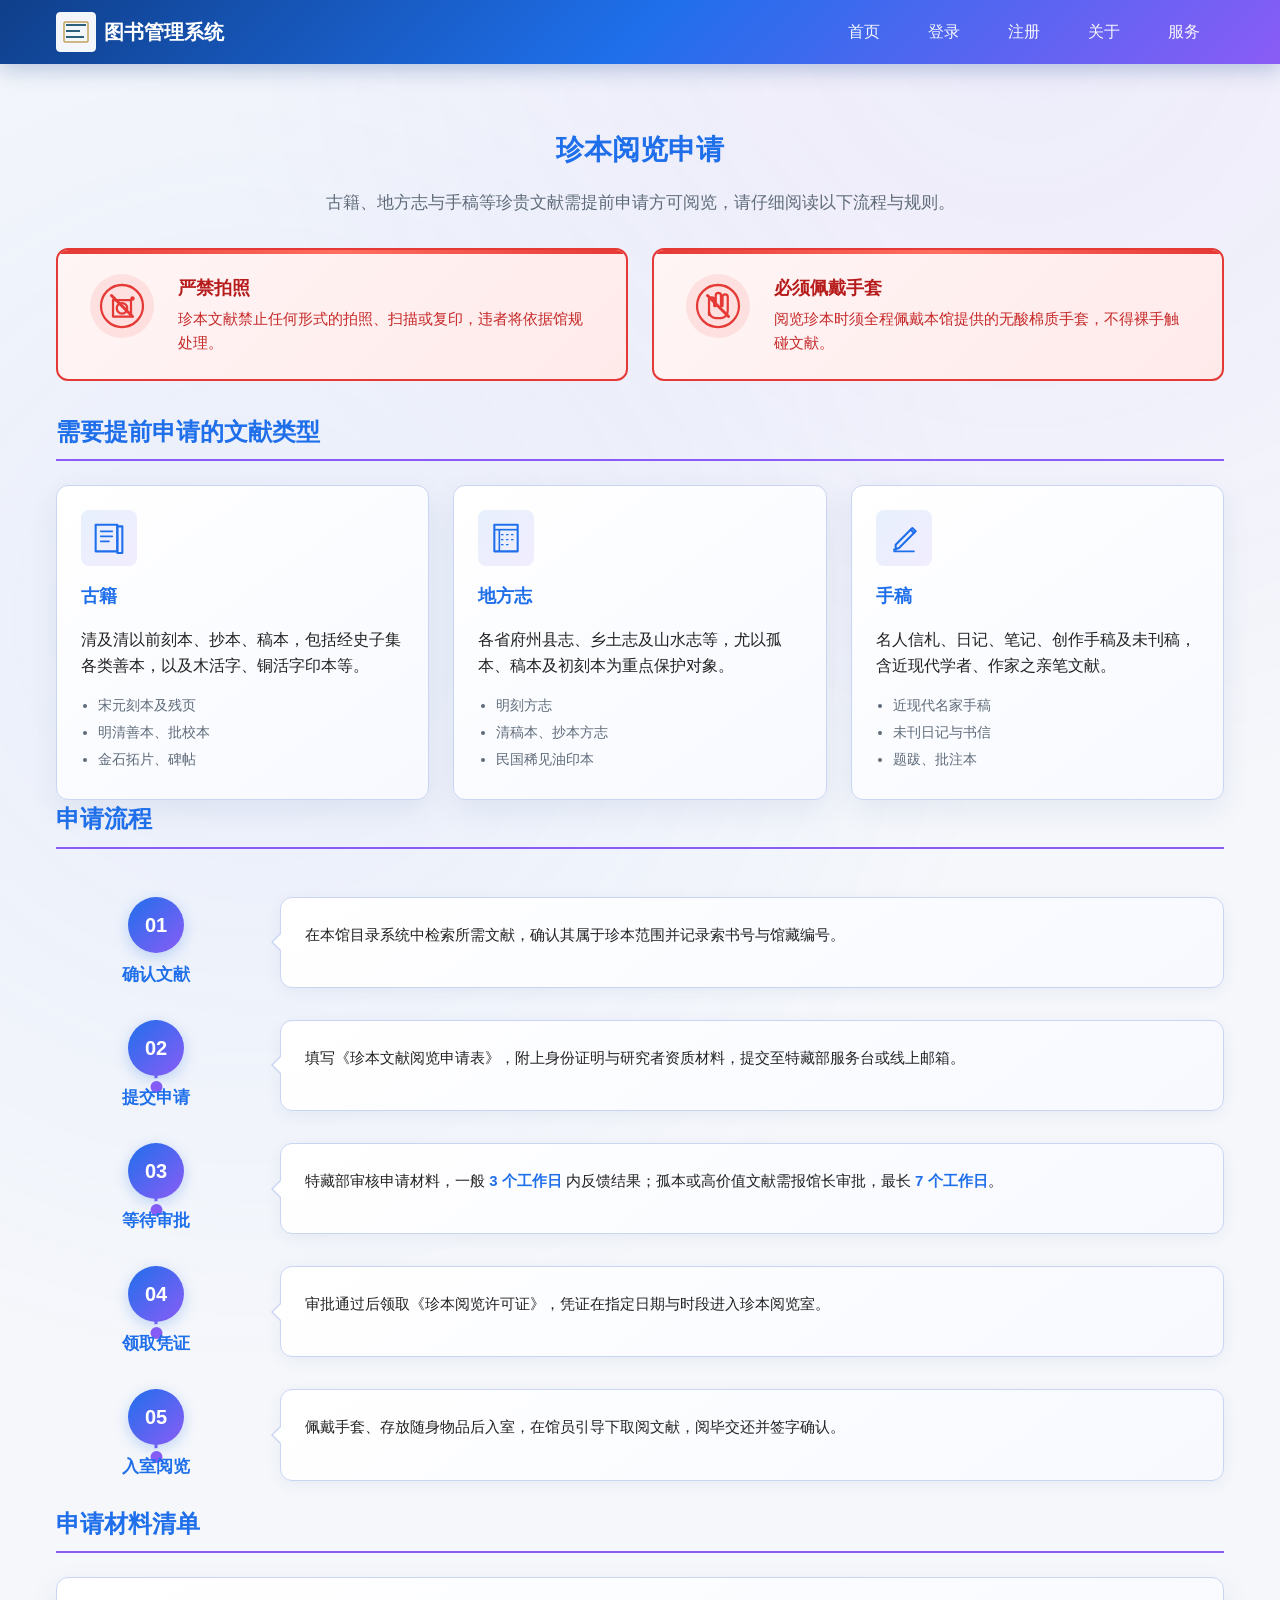
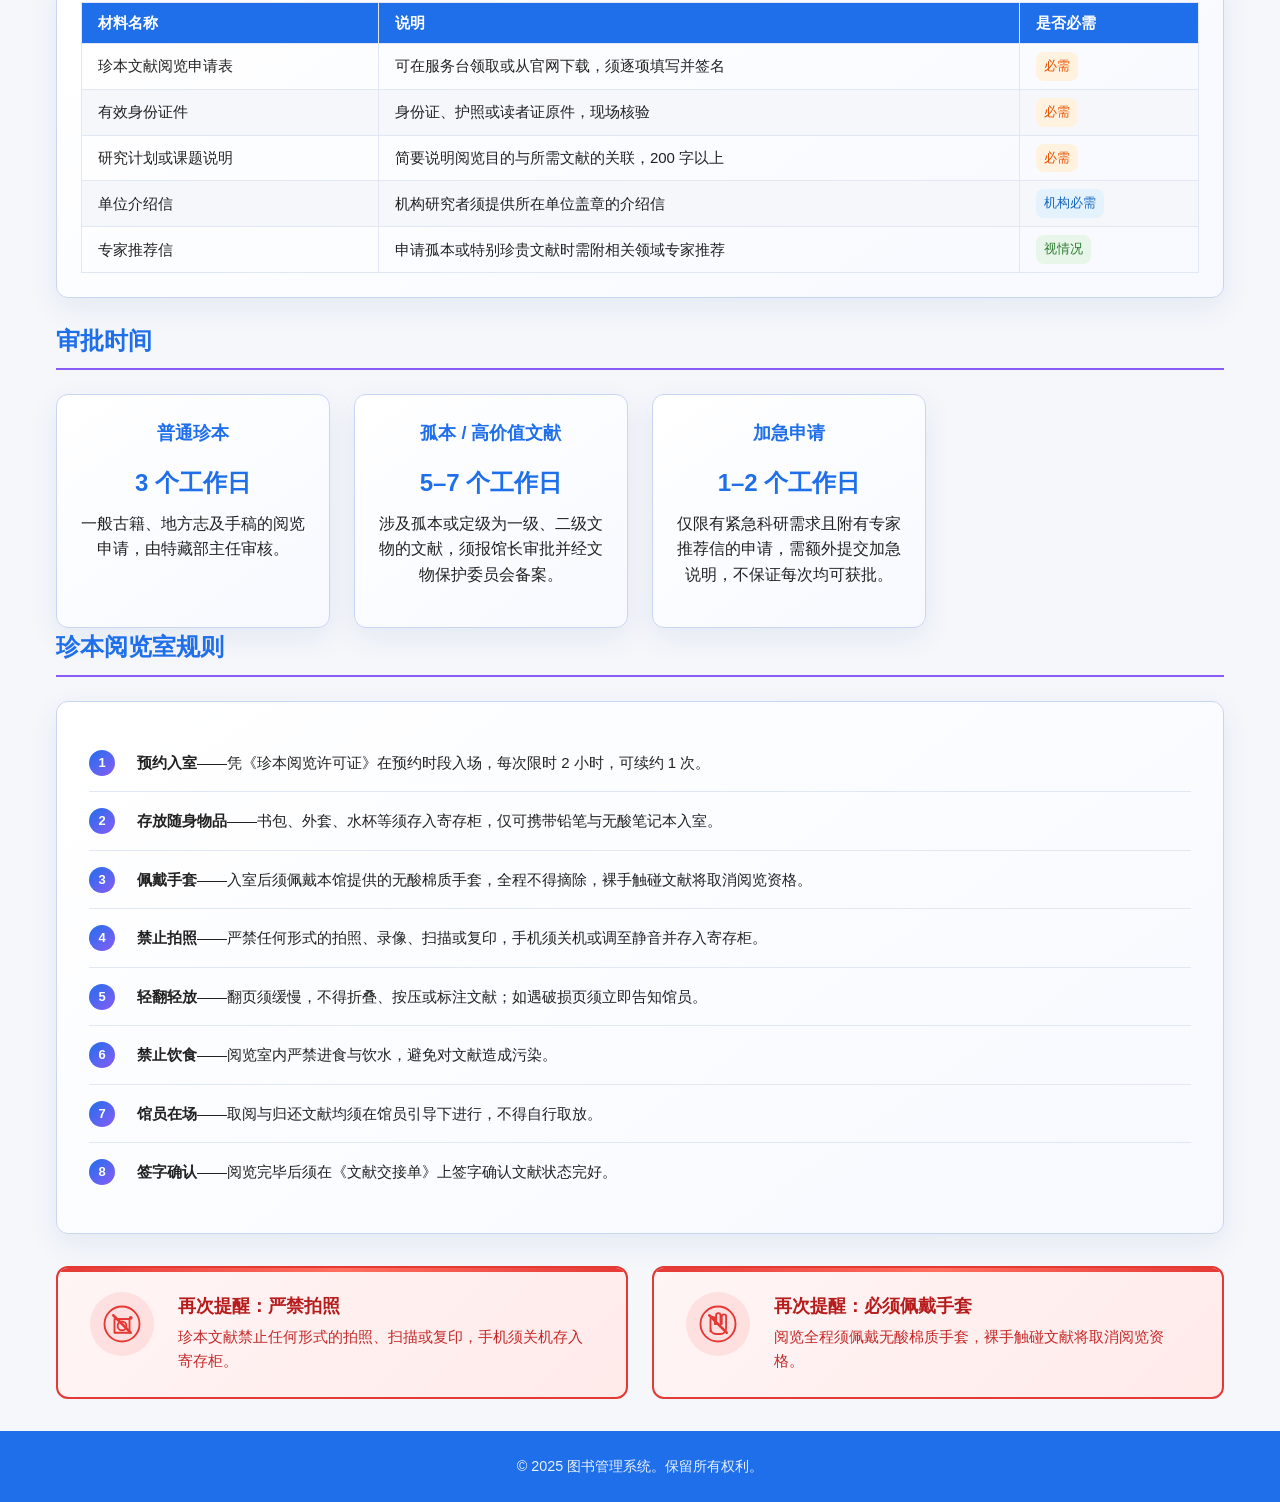
<file: frontend/rare-book.html>
<!DOCTYPE html>
<html lang="zh-CN">
<head>
  <meta charset="UTF-8">
  <meta name="viewport" content="width=device-width, initial-scale=1.0">
  <title>珍本阅览申请 - 图书管理系统</title>
  <link rel="stylesheet" href="css/style.css?v=20260301">
</head>
<body>
  <div class="page-wrap">
    <header class="site-header">
      <div class="container">
        <div class="site-logo">
          <img src="images/logo.svg" alt="Logo">
          <h1 class="site-title"><a href="index.html">图书管理系统</a></h1>
        </div>
        <nav>
          <ul class="nav-list">
            <li><a href="index.html">首页</a></li>
            <li><a href="login.html">登录</a></li>
            <li><a href="register.html">注册</a></li>
            <li><a href="about.html">关于</a></li>
            <li>
              <span class="nav-drop-trigger">服务</span>
              <div class="nav-drop">
                <a href="list.html">图书列表</a>
                <a href="borrow.html">借阅说明</a>
                <a href="rare-book.html">珍本阅览</a>
                <a href="contact.html">联系</a>
              </div>
            </li>
          </ul>
        </nav>
      </div>
    </header>

    <main class="main">
      <section class="rb-hero">
        <h1>珍本阅览申请</h1>
        <p>古籍、地方志与手稿等珍贵文献需提前申请方可阅览，请仔细阅读以下流程与规则。</p>
      </section>

      <div class="rb-warning-banner">
        <div class="rb-warning-item rb-warning-item--photo">
          <div class="rb-warning-icon">
            <svg viewBox="0 0 64 64" width="48" height="48" aria-hidden="true">
              <circle cx="32" cy="32" r="28" fill="none" stroke="currentColor" stroke-width="3"/>
              <path d="M20 24h24v22H20z" fill="none" stroke="currentColor" stroke-width="3" stroke-linejoin="round"/>
              <circle cx="32" cy="35" r="7" fill="none" stroke="currentColor" stroke-width="3"/>
              <circle cx="46" cy="22" r="3" fill="currentColor"/>
              <line x1="18" y1="18" x2="46" y2="46" stroke="currentColor" stroke-width="4" stroke-linecap="round"/>
            </svg>
          </div>
          <div class="rb-warning-text">
            <h3>严禁拍照</h3>
            <p>珍本文献禁止任何形式的拍照、扫描或复印，违者将依据馆规处理。</p>
          </div>
        </div>
        <div class="rb-warning-item rb-warning-item--glove">
          <div class="rb-warning-icon">
            <svg viewBox="0 0 64 64" width="48" height="48" aria-hidden="true">
              <circle cx="32" cy="32" r="28" fill="none" stroke="currentColor" stroke-width="3"/>
              <path d="M20 44V24c0-2 1.5-3.5 3.5-3.5S27 22 27 24v8h2V18c0-2 1.5-3.5 3.5-3.5S36 16 36 18v14h2V20c0-2 1.5-3.5 3.5-3.5S45 18 45 20v18c0 6-4 10-9 10h-7c-5 0-9-4-9-10z" fill="none" stroke="currentColor" stroke-width="3" stroke-linejoin="round"/>
              <line x1="18" y1="18" x2="46" y2="46" stroke="currentColor" stroke-width="4" stroke-linecap="round"/>
            </svg>
          </div>
          <div class="rb-warning-text">
            <h3>必须佩戴手套</h3>
            <p>阅览珍本时须全程佩戴本馆提供的无酸棉质手套，不得裸手触碰文献。</p>
          </div>
        </div>
      </div>

      <section>
        <h2 class="section-title">需要提前申请的文献类型</h2>
        <div class="rb-category-grid">
          <div class="card rb-category-card">
            <div class="rb-category-icon">
              <svg viewBox="0 0 48 48" width="40" height="40" aria-hidden="true">
                <path d="M8 8h26v32H8z" fill="none" stroke="currentColor" stroke-width="2.5" stroke-linejoin="round"/>
                <path d="M34 10h6v32h-6z" fill="none" stroke="currentColor" stroke-width="2.5" stroke-linejoin="round"/>
                <line x1="14" y1="16" x2="28" y2="16" stroke="currentColor" stroke-width="2" stroke-linecap="round"/>
                <line x1="14" y1="22" x2="28" y2="22" stroke="currentColor" stroke-width="2" stroke-linecap="round"/>
                <line x1="14" y1="28" x2="24" y2="28" stroke="currentColor" stroke-width="2" stroke-linecap="round"/>
              </svg>
            </div>
            <h3 class="card-title">古籍</h3>
            <p>清及清以前刻本、抄本、稿本，包括经史子集各类善本，以及木活字、铜活字印本等。</p>
            <ul class="rb-sub-list">
              <li>宋元刻本及残页</li>
              <li>明清善本、批校本</li>
              <li>金石拓片、碑帖</li>
            </ul>
          </div>
          <div class="card rb-category-card">
            <div class="rb-category-icon">
              <svg viewBox="0 0 48 48" width="40" height="40" aria-hidden="true">
                <path d="M10 8h28v32H10z" fill="none" stroke="currentColor" stroke-width="2.5" stroke-linejoin="round"/>
                <path d="M10 14h28" stroke="currentColor" stroke-width="2"/>
                <path d="M16 14v26" stroke="currentColor" stroke-width="2"/>
                <path d="M18 20h18" stroke="currentColor" stroke-width="1.5" stroke-dasharray="3 3"/>
                <path d="M18 26h18" stroke="currentColor" stroke-width="1.5" stroke-dasharray="3 3"/>
                <path d="M18 32h12" stroke="currentColor" stroke-width="1.5" stroke-dasharray="3 3"/>
              </svg>
            </div>
            <h3 class="card-title">地方志</h3>
            <p>各省府州县志、乡土志及山水志等，尤以孤本、稿本及初刻本为重点保护对象。</p>
            <ul class="rb-sub-list">
              <li>明刻方志</li>
              <li>清稿本、抄本方志</li>
              <li>民国稀见油印本</li>
            </ul>
          </div>
          <div class="card rb-category-card">
            <div class="rb-category-icon">
              <svg viewBox="0 0 48 48" width="40" height="40" aria-hidden="true">
                <path d="M12 38l6-2 20-20-4-4-20 20v6z" fill="none" stroke="currentColor" stroke-width="2.5" stroke-linejoin="round"/>
                <path d="M32 14l4 4" stroke="currentColor" stroke-width="2.5" stroke-linecap="round"/>
                <path d="M12 40h24" stroke="currentColor" stroke-width="2" stroke-linecap="round"/>
              </svg>
            </div>
            <h3 class="card-title">手稿</h3>
            <p>名人信札、日记、笔记、创作手稿及未刊稿，含近现代学者、作家之亲笔文献。</p>
            <ul class="rb-sub-list">
              <li>近现代名家手稿</li>
              <li>未刊日记与书信</li>
              <li>题跋、批注本</li>
            </ul>
          </div>
        </div>
      </section>

      <section>
        <h2 class="section-title">申请流程</h2>
        <div class="rb-flow-chart">
          <div class="rb-flow-step rb-flow-step--1">
            <div class="rb-flow-step-header">
              <div class="rb-flow-step-num">01</div>
              <div class="rb-flow-step-title">确认文献</div>
            </div>
            <div class="rb-flow-step-body">
              <p>在本馆目录系统中检索所需文献，确认其属于珍本范围并记录索书号与馆藏编号。</p>
            </div>
            <div class="rb-flow-connector" aria-hidden="true"></div>
          </div>

          <div class="rb-flow-step rb-flow-step--2">
            <div class="rb-flow-step-header">
              <div class="rb-flow-step-num">02</div>
              <div class="rb-flow-step-title">提交申请</div>
            </div>
            <div class="rb-flow-step-body">
              <p>填写《珍本文献阅览申请表》，附上身份证明与研究者资质材料，提交至特藏部服务台或线上邮箱。</p>
            </div>
            <div class="rb-flow-connector" aria-hidden="true"></div>
          </div>

          <div class="rb-flow-step rb-flow-step--3">
            <div class="rb-flow-step-header">
              <div class="rb-flow-step-num">03</div>
              <div class="rb-flow-step-title">等待审批</div>
            </div>
            <div class="rb-flow-step-body">
              <p>特藏部审核申请材料，一般 <strong>3 个工作日</strong> 内反馈结果；孤本或高价值文献需报馆长审批，最长 <strong>7 个工作日</strong>。</p>
            </div>
            <div class="rb-flow-connector" aria-hidden="true"></div>
          </div>

          <div class="rb-flow-step rb-flow-step--4">
            <div class="rb-flow-step-header">
              <div class="rb-flow-step-num">04</div>
              <div class="rb-flow-step-title">领取凭证</div>
            </div>
            <div class="rb-flow-step-body">
              <p>审批通过后领取《珍本阅览许可证》，凭证在指定日期与时段进入珍本阅览室。</p>
            </div>
            <div class="rb-flow-connector" aria-hidden="true"></div>
          </div>

          <div class="rb-flow-step rb-flow-step--5">
            <div class="rb-flow-step-header">
              <div class="rb-flow-step-num">05</div>
              <div class="rb-flow-step-title">入室阅览</div>
            </div>
            <div class="rb-flow-step-body">
              <p>佩戴手套、存放随身物品后入室，在馆员引导下取阅文献，阅毕交还并签字确认。</p>
            </div>
          </div>
        </div>
      </section>

      <section>
        <h2 class="section-title">申请材料清单</h2>
        <div class="card">
          <table class="data-table rb-material-table">
            <thead>
              <tr>
                <th>材料名称</th>
                <th>说明</th>
                <th>是否必需</th>
              </tr>
            </thead>
            <tbody>
              <tr>
                <td>珍本文献阅览申请表</td>
                <td>可在服务台领取或从官网下载，须逐项填写并签名</td>
                <td><span class="badge badge-warn">必需</span></td>
              </tr>
              <tr>
                <td>有效身份证件</td>
                <td>身份证、护照或读者证原件，现场核验</td>
                <td><span class="badge badge-warn">必需</span></td>
              </tr>
              <tr>
                <td>研究计划或课题说明</td>
                <td>简要说明阅览目的与所需文献的关联，200 字以上</td>
                <td><span class="badge badge-warn">必需</span></td>
              </tr>
              <tr>
                <td>单位介绍信</td>
                <td>机构研究者须提供所在单位盖章的介绍信</td>
                <td><span class="badge badge-done">机构必需</span></td>
              </tr>
              <tr>
                <td>专家推荐信</td>
                <td>申请孤本或特别珍贵文献时需附相关领域专家推荐</td>
                <td><span class="badge badge-ok">视情况</span></td>
              </tr>
            </tbody>
          </table>
        </div>
      </section>

      <section>
        <h2 class="section-title">审批时间</h2>
        <div class="rb-timeline-grid">
          <div class="card rb-timeline-card">
            <h3 class="card-title">普通珍本</h3>
            <p class="rb-timeline-days">3 个工作日</p>
            <p>一般古籍、地方志及手稿的阅览申请，由特藏部主任审核。</p>
          </div>
          <div class="card rb-timeline-card">
            <h3 class="card-title">孤本 / 高价值文献</h3>
            <p class="rb-timeline-days">5–7 个工作日</p>
            <p>涉及孤本或定级为一级、二级文物的文献，须报馆长审批并经文物保护委员会备案。</p>
          </div>
          <div class="card rb-timeline-card">
            <h3 class="card-title">加急申请</h3>
            <p class="rb-timeline-days">1–2 个工作日</p>
            <p>仅限有紧急科研需求且附有专家推荐信的申请，需额外提交加急说明，不保证每次均可获批。</p>
          </div>
        </div>
      </section>

      <section>
        <h2 class="section-title">珍本阅览室规则</h2>
        <div class="card rb-rules-card">
          <ol class="rb-rules-list">
            <li>
              <strong>预约入室</strong>——凭《珍本阅览许可证》在预约时段入场，每次限时 2 小时，可续约 1 次。
            </li>
            <li>
              <strong>存放随身物品</strong>——书包、外套、水杯等须存入寄存柜，仅可携带铅笔与无酸笔记本入室。
            </li>
            <li>
              <strong>佩戴手套</strong>——入室后须佩戴本馆提供的无酸棉质手套，全程不得摘除，裸手触碰文献将取消阅览资格。
            </li>
            <li>
              <strong>禁止拍照</strong>——严禁任何形式的拍照、录像、扫描或复印，手机须关机或调至静音并存入寄存柜。
            </li>
            <li>
              <strong>轻翻轻放</strong>——翻页须缓慢，不得折叠、按压或标注文献；如遇破损页须立即告知馆员。
            </li>
            <li>
              <strong>禁止饮食</strong>——阅览室内严禁进食与饮水，避免对文献造成污染。
            </li>
            <li>
              <strong>馆员在场</strong>——取阅与归还文献均须在馆员引导下进行，不得自行取放。
            </li>
            <li>
              <strong>签字确认</strong>——阅览完毕后须在《文献交接单》上签字确认文献状态完好。
            </li>
          </ol>
        </div>
      </section>

      <div class="rb-warning-banner rb-warning-banner--bottom">
        <div class="rb-warning-item rb-warning-item--photo">
          <div class="rb-warning-icon">
            <svg viewBox="0 0 64 64" width="40" height="40" aria-hidden="true">
              <circle cx="32" cy="32" r="28" fill="none" stroke="currentColor" stroke-width="3"/>
              <path d="M20 24h24v22H20z" fill="none" stroke="currentColor" stroke-width="3" stroke-linejoin="round"/>
              <circle cx="32" cy="35" r="7" fill="none" stroke="currentColor" stroke-width="3"/>
              <circle cx="46" cy="22" r="3" fill="currentColor"/>
              <line x1="18" y1="18" x2="46" y2="46" stroke="currentColor" stroke-width="4" stroke-linecap="round"/>
            </svg>
          </div>
          <div class="rb-warning-text">
            <h3>再次提醒：严禁拍照</h3>
            <p>珍本文献禁止任何形式的拍照、扫描或复印，手机须关机存入寄存柜。</p>
          </div>
        </div>
        <div class="rb-warning-item rb-warning-item--glove">
          <div class="rb-warning-icon">
            <svg viewBox="0 0 64 64" width="40" height="40" aria-hidden="true">
              <circle cx="32" cy="32" r="28" fill="none" stroke="currentColor" stroke-width="3"/>
              <path d="M20 44V24c0-2 1.5-3.5 3.5-3.5S27 22 27 24v8h2V18c0-2 1.5-3.5 3.5-3.5S36 16 36 18v14h2V20c0-2 1.5-3.5 3.5-3.5S45 18 45 20v18c0 6-4 10-9 10h-7c-5 0-9-4-9-10z" fill="none" stroke="currentColor" stroke-width="3" stroke-linejoin="round"/>
              <line x1="18" y1="18" x2="46" y2="46" stroke="currentColor" stroke-width="4" stroke-linecap="round"/>
            </svg>
          </div>
          <div class="rb-warning-text">
            <h3>再次提醒：必须佩戴手套</h3>
            <p>阅览全程须佩戴无酸棉质手套，裸手触碰文献将取消阅览资格。</p>
          </div>
        </div>
      </div>
    </main>

    <footer class="site-footer">
      <div class="container">
        <p>&copy; 2025 图书管理系统。保留所有权利。</p>
      </div>
    </footer>
  </div>
</body>
</html>
</file>
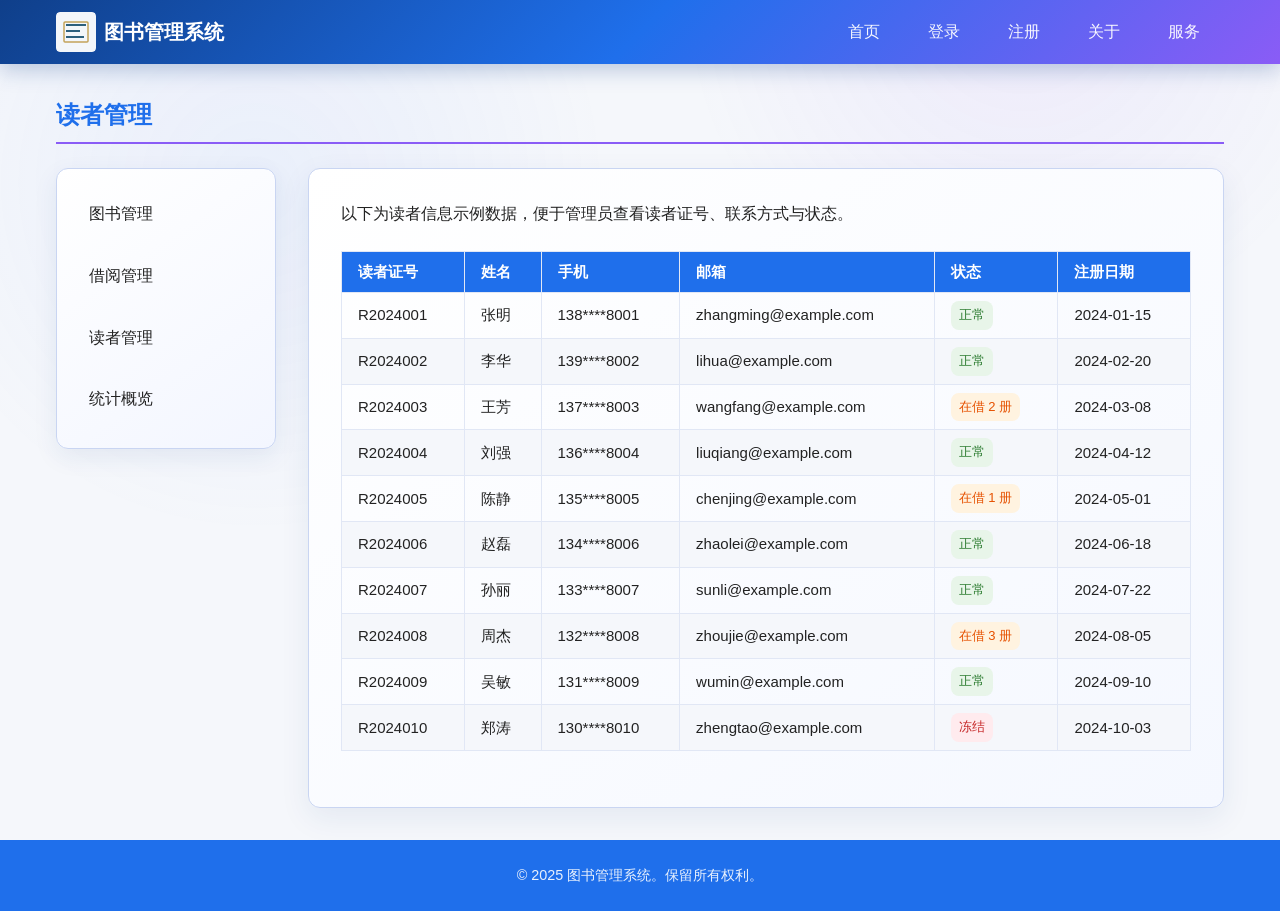
<file: frontend/readers.html>
<!DOCTYPE html>
<html lang="zh-CN">
<head>
  <meta charset="UTF-8">
  <meta name="viewport" content="width=device-width, initial-scale=1.0">
  <title>读者管理 - 图书管理系统</title>
  <link rel="stylesheet" href="css/style.css?v=20260301">
</head>
<body>
  <div class="page-wrap">
    <header class="site-header">
      <div class="container">
        <div class="site-logo">
          <img src="images/logo.svg" alt="Logo">
          <h1 class="site-title"><a href="index.html">图书管理系统</a></h1>
        </div>
        <nav>
          <ul class="nav-list">
            <li><a href="index.html">首页</a></li>
            <li><a href="login.html">登录</a></li>
            <li><a href="register.html">注册</a></li>
            <li><a href="about.html">关于</a></li>
            <li>
              <span class="nav-drop-trigger">服务</span>
              <div class="nav-drop">
                <a href="list.html">图书列表</a>
                <a href="borrow.html">借阅说明</a>
                <a href="rare-book.html">珍本阅览</a>
                <a href="contact.html">联系</a>
              </div>
            </li>
          </ul>
        </nav>
      </div>
    </header>

    <main class="main">
      <h2 class="section-title">读者管理</h2>
      <div class="dashboard">
        <aside class="dashboard-nav">
          <a href="list.html">图书管理</a>
          <a href="borrow-manage.html">借阅管理</a>
          <a href="readers.html">读者管理</a>
          <a href="stats.html">统计概览</a>
        </aside>
        <div class="dashboard-content">
          <p>以下为读者信息示例数据，便于管理员查看读者证号、联系方式与状态。</p>
          <div class="table-wrap">
            <table class="data-table">
              <thead>
                <tr>
                  <th>读者证号</th>
                  <th>姓名</th>
                  <th>手机</th>
                  <th>邮箱</th>
                  <th>状态</th>
                  <th>注册日期</th>
                </tr>
              </thead>
              <tbody>
                <tr>
                  <td>R2024001</td>
                  <td>张明</td>
                  <td>138****8001</td>
                  <td>zhangming@example.com</td>
                  <td><span class="badge badge-ok">正常</span></td>
                  <td>2024-01-15</td>
                </tr>
                <tr>
                  <td>R2024002</td>
                  <td>李华</td>
                  <td>139****8002</td>
                  <td>lihua@example.com</td>
                  <td><span class="badge badge-ok">正常</span></td>
                  <td>2024-02-20</td>
                </tr>
                <tr>
                  <td>R2024003</td>
                  <td>王芳</td>
                  <td>137****8003</td>
                  <td>wangfang@example.com</td>
                  <td><span class="badge badge-warn">在借 2 册</span></td>
                  <td>2024-03-08</td>
                </tr>
                <tr>
                  <td>R2024004</td>
                  <td>刘强</td>
                  <td>136****8004</td>
                  <td>liuqiang@example.com</td>
                  <td><span class="badge badge-ok">正常</span></td>
                  <td>2024-04-12</td>
                </tr>
                <tr>
                  <td>R2024005</td>
                  <td>陈静</td>
                  <td>135****8005</td>
                  <td>chenjing@example.com</td>
                  <td><span class="badge badge-warn">在借 1 册</span></td>
                  <td>2024-05-01</td>
                </tr>
                <tr>
                  <td>R2024006</td>
                  <td>赵磊</td>
                  <td>134****8006</td>
                  <td>zhaolei@example.com</td>
                  <td><span class="badge badge-ok">正常</span></td>
                  <td>2024-06-18</td>
                </tr>
                <tr>
                  <td>R2024007</td>
                  <td>孙丽</td>
                  <td>133****8007</td>
                  <td>sunli@example.com</td>
                  <td><span class="badge badge-ok">正常</span></td>
                  <td>2024-07-22</td>
                </tr>
                <tr>
                  <td>R2024008</td>
                  <td>周杰</td>
                  <td>132****8008</td>
                  <td>zhoujie@example.com</td>
                  <td><span class="badge badge-warn">在借 3 册</span></td>
                  <td>2024-08-05</td>
                </tr>
                <tr>
                  <td>R2024009</td>
                  <td>吴敏</td>
                  <td>131****8009</td>
                  <td>wumin@example.com</td>
                  <td><span class="badge badge-ok">正常</span></td>
                  <td>2024-09-10</td>
                </tr>
                <tr>
                  <td>R2024010</td>
                  <td>郑涛</td>
                  <td>130****8010</td>
                  <td>zhengtao@example.com</td>
                  <td><span class="badge badge-disable">冻结</span></td>
                  <td>2024-10-03</td>
                </tr>
              </tbody>
            </table>
          </div>
        </div>
      </div>
    </main>

    <footer class="site-footer">
      <div class="container">
        <p>&copy; 2025 图书管理系统。保留所有权利。</p>
      </div>
    </footer>
  </div>
</body>
</html>
</file>
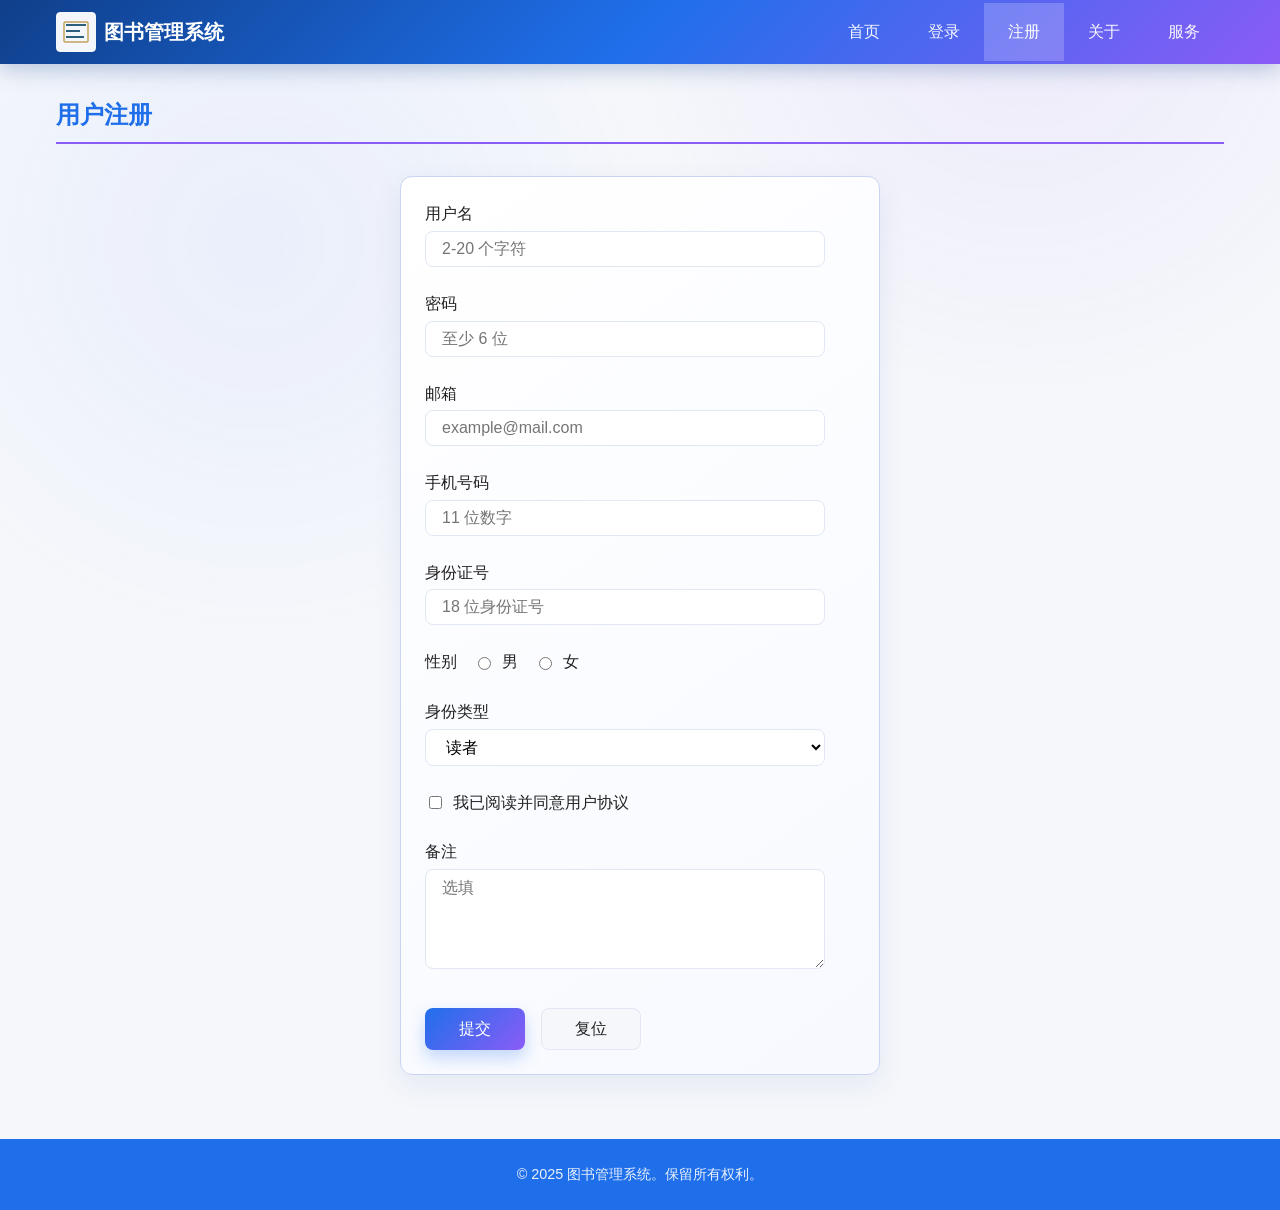
<file: frontend/register.html>
<!DOCTYPE html>
<html lang="zh-CN">
<head>
  <meta charset="UTF-8">
  <meta name="viewport" content="width=device-width, initial-scale=1.0">
  <title>注册 - 图书管理系统</title>
  <link rel="stylesheet" href="css/style.css?v=20260301">
</head>
<body>
  <div class="page-wrap">
    <header class="site-header">
      <div class="container">
        <div class="site-logo">
          <img src="images/logo.svg" alt="Logo">
          <h1 class="site-title"><a href="index.html">图书管理系统</a></h1>
        </div>
        <nav>
          <ul class="nav-list">
            <li><a href="index.html">首页</a></li>
            <li><a href="login.html">登录</a></li>
            <li><a href="register.html" class="current">注册</a></li>
            <li><a href="about.html">关于</a></li>
            <li>
              <span class="nav-drop-trigger">服务</span>
              <div class="nav-drop">
                <a href="list.html">图书列表</a>
                <a href="borrow.html">借阅说明</a>
                <a href="rare-book.html">珍本阅览</a>
                <a href="contact.html">联系</a>
              </div>
            </li>
          </ul>
        </nav>

      </div>
    </header>

    <main class="main">
      <section>
        <h2 class="section-title">用户注册</h2>
        <div class="card form-card">
          <!-- 静态示例：使用 GET 跳转回首页，避免 POST 被静态服务器拦截 -->
          <form method="get" action="index.html">
            <div class="form-group">
              <label for="reg-username">用户名</label>
              <input type="text" id="reg-username" name="username" required minlength="2" maxlength="20" placeholder="2-20 个字符">
            </div>
            <div class="form-group">
              <label for="reg-password">密码</label>
              <input type="password" id="reg-password" name="password" required minlength="6" maxlength="32" placeholder="至少 6 位">
            </div>
            <div class="form-group">
              <label for="reg-email">邮箱</label>
              <input type="email" id="reg-email" name="email" required placeholder="example@mail.com">
            </div>
            <div class="form-group">
              <label for="reg-phone">手机号码</label>
              <input type="tel" id="reg-phone" name="phone" required pattern="[0-9]{11}" placeholder="11 位数字" maxlength="11">
            </div>
            <div class="form-group">
              <label for="reg-idcard">身份证号</label>
              <input type="text" id="reg-idcard" name="idcard" required pattern="[0-9]{17}[0-9Xx]" placeholder="18 位身份证号" maxlength="18">
            </div>
            <div class="form-group radio-group">
              <span>性别</span>
              <label><input type="radio" name="gender" value="male"> 男</label>
              <label><input type="radio" name="gender" value="female"> 女</label>
            </div>
            <div class="form-group">
              <label for="reg-role">身份类型</label>
              <select id="reg-role" name="role">
                <option value="reader">读者</option>
                <option value="student">学生</option>
                <option value="teacher">教师</option>
              </select>
            </div>
            <div class="form-group checkbox-group">
              <label>
                <input type="checkbox" name="agree" required> 我已阅读并同意用户协议
              </label>
            </div>
            <div class="form-group">
              <label for="reg-remark">备注</label>
              <textarea id="reg-remark" name="remark" placeholder="选填"></textarea>
            </div>
            <div class="form-actions">
              <button type="submit" class="btn btn-primary">提交</button>
              <button type="reset" class="btn btn-secondary">复位</button>
            </div>
          </form>
        </div>
      </section>
    </main>

    <footer class="site-footer">
      <div class="container">
        <p>&copy; 2025 图书管理系统。保留所有权利。</p>
      </div>
    </footer>
  </div>

</body>
</html>
</file>
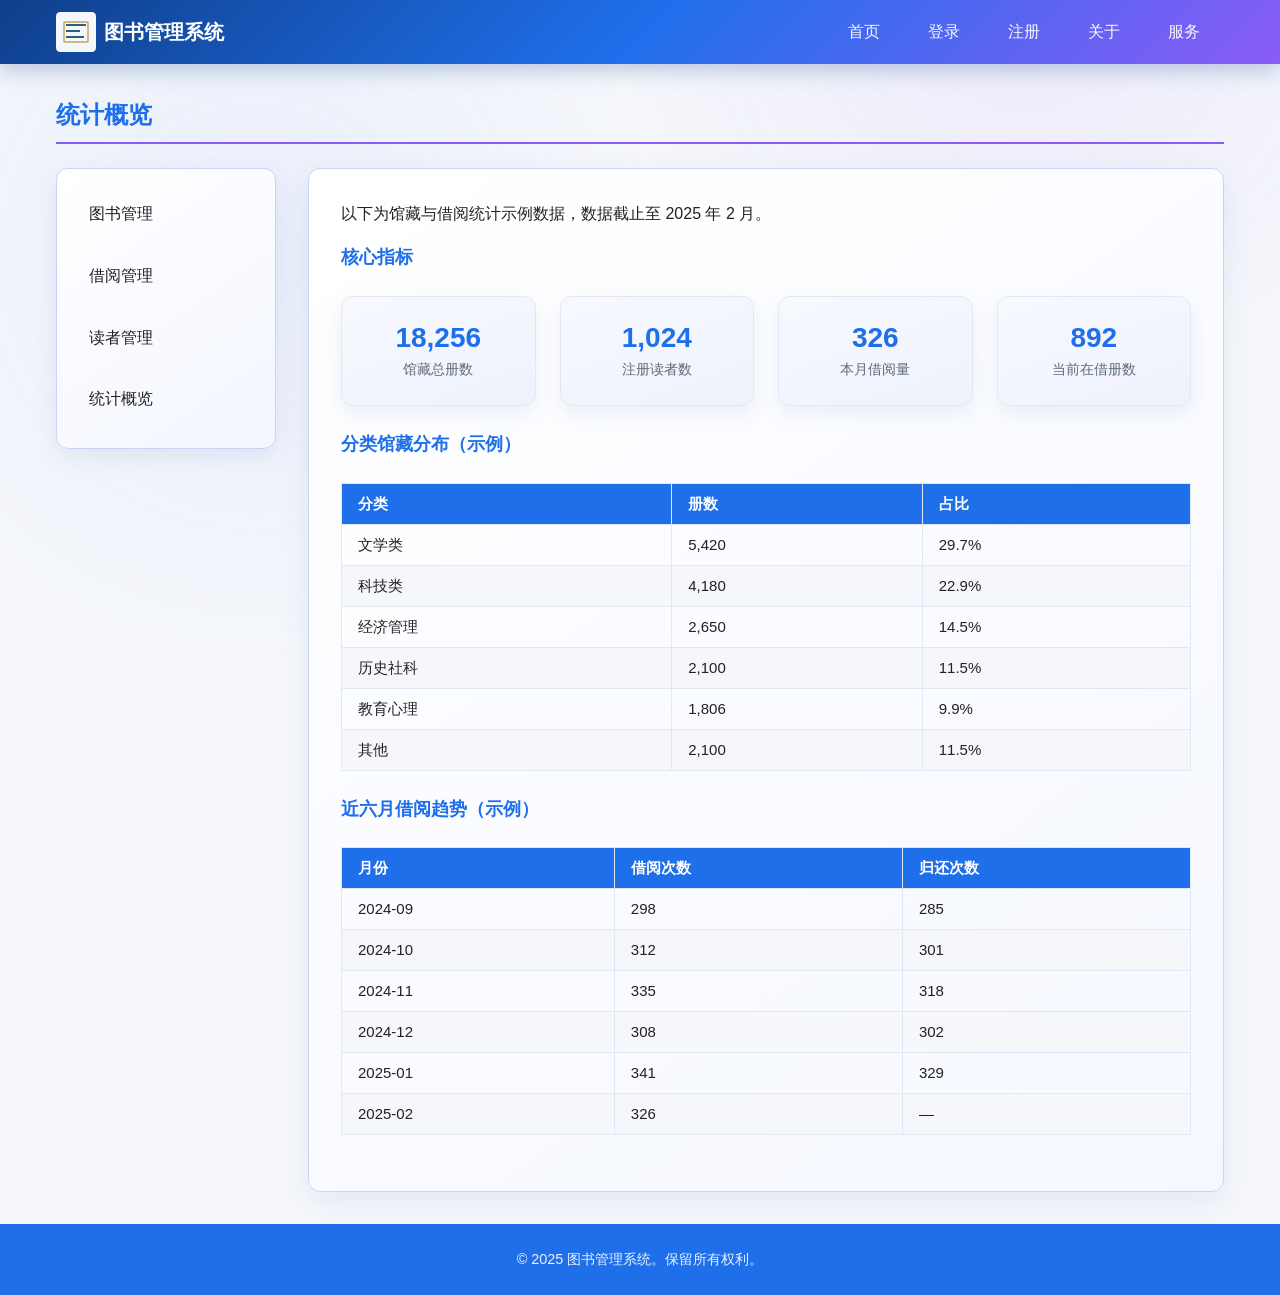
<file: frontend/stats.html>
<!DOCTYPE html>
<html lang="zh-CN">
<head>
  <meta charset="UTF-8">
  <meta name="viewport" content="width=device-width, initial-scale=1.0">
  <title>统计概览 - 图书管理系统</title>
  <link rel="stylesheet" href="css/style.css?v=20260301">
</head>
<body>
  <div class="page-wrap">
    <header class="site-header">
      <div class="container">
        <div class="site-logo">
          <img src="images/logo.svg" alt="Logo">
          <h1 class="site-title"><a href="index.html">图书管理系统</a></h1>
        </div>
        <nav>
          <ul class="nav-list">
            <li><a href="index.html">首页</a></li>
            <li><a href="login.html">登录</a></li>
            <li><a href="register.html">注册</a></li>
            <li><a href="about.html">关于</a></li>
            <li>
              <span class="nav-drop-trigger">服务</span>
              <div class="nav-drop">
                <a href="list.html">图书列表</a>
                <a href="borrow.html">借阅说明</a>
                <a href="rare-book.html">珍本阅览</a>
                <a href="contact.html">联系</a>
              </div>
            </li>
          </ul>
        </nav>
      </div>
    </header>

    <main class="main">
      <h2 class="section-title">统计概览</h2>
      <div class="dashboard">
        <aside class="dashboard-nav">
          <a href="list.html">图书管理</a>
          <a href="borrow-manage.html">借阅管理</a>
          <a href="readers.html">读者管理</a>
          <a href="stats.html">统计概览</a>
        </aside>
        <div class="dashboard-content">
          <p>以下为馆藏与借阅统计示例数据，数据截止至 2025 年 2 月。</p>

          <h3 class="card-title">核心指标</h3>
          <div class="stats-grid">
            <div class="stats-card">
              <span class="stats-value">18,256</span>
              <span class="stats-label">馆藏总册数</span>
            </div>
            <div class="stats-card">
              <span class="stats-value">1,024</span>
              <span class="stats-label">注册读者数</span>
            </div>
            <div class="stats-card">
              <span class="stats-value">326</span>
              <span class="stats-label">本月借阅量</span>
            </div>
            <div class="stats-card">
              <span class="stats-value">892</span>
              <span class="stats-label">当前在借册数</span>
            </div>
          </div>

          <h3 class="card-title">分类馆藏分布（示例）</h3>
          <div class="table-wrap">
            <table class="data-table">
              <thead>
                <tr>
                  <th>分类</th>
                  <th>册数</th>
                  <th>占比</th>
                </tr>
              </thead>
              <tbody>
                <tr>
                  <td>文学类</td>
                  <td>5,420</td>
                  <td>29.7%</td>
                </tr>
                <tr>
                  <td>科技类</td>
                  <td>4,180</td>
                  <td>22.9%</td>
                </tr>
                <tr>
                  <td>经济管理</td>
                  <td>2,650</td>
                  <td>14.5%</td>
                </tr>
                <tr>
                  <td>历史社科</td>
                  <td>2,100</td>
                  <td>11.5%</td>
                </tr>
                <tr>
                  <td>教育心理</td>
                  <td>1,806</td>
                  <td>9.9%</td>
                </tr>
                <tr>
                  <td>其他</td>
                  <td>2,100</td>
                  <td>11.5%</td>
                </tr>
              </tbody>
            </table>
          </div>

          <h3 class="card-title">近六月借阅趋势（示例）</h3>
          <div class="table-wrap">
            <table class="data-table">
              <thead>
                <tr>
                  <th>月份</th>
                  <th>借阅次数</th>
                  <th>归还次数</th>
                </tr>
              </thead>
              <tbody>
                <tr>
                  <td>2024-09</td>
                  <td>298</td>
                  <td>285</td>
                </tr>
                <tr>
                  <td>2024-10</td>
                  <td>312</td>
                  <td>301</td>
                </tr>
                <tr>
                  <td>2024-11</td>
                  <td>335</td>
                  <td>318</td>
                </tr>
                <tr>
                  <td>2024-12</td>
                  <td>308</td>
                  <td>302</td>
                </tr>
                <tr>
                  <td>2025-01</td>
                  <td>341</td>
                  <td>329</td>
                </tr>
                <tr>
                  <td>2025-02</td>
                  <td>326</td>
                  <td>—</td>
                </tr>
              </tbody>
            </table>
          </div>
        </div>
      </div>
    </main>

    <footer class="site-footer">
      <div class="container">
        <p>&copy; 2025 图书管理系统。保留所有权利。</p>
      </div>
    </footer>
  </div>
</body>
</html>
</file>
<file: frontend/css/style.css>
/* ============================================
   Book Management System - Main Stylesheet
   HTML+CSS only, no JavaScript
   ============================================ */

/* ---------- 1. Variables ---------- */
:root {
  --color-primary: #1f6feb;
  --color-primary-light: #5b8efb;
  --color-accent: #8a5cf6;
  --color-bg: #f5f7fb;
  --color-bg-alt: #eef2fb;
  --color-bg-card: #ffffff;
  --color-text: #222222;
  --color-text-muted: #5f6b7a;
  --color-border: #e1e7f5;
  --color-border-strong: #c9d5f2;
  --color-link: #1f6feb;
  --color-link-hover: #0b4fc2;
  --font-sans: "Inter", "Segoe UI", "PingFang SC", "Microsoft YaHei", sans-serif;
  --font-size-base: 16px;
  --line-height: 1.6;
  --radius: 8px;
  --radius-lg: 12px;
  --shadow: 0 2px 8px rgba(0, 0, 0, 0.08);
  --shadow-hover: 0 4px 16px rgba(0, 0, 0, 0.12);
  --space-xs: 0.25rem;
  --space-sm: 0.5rem;
  --space-md: 1rem;
  --space-lg: 1.5rem;
  --space-xl: 2rem;
  --max-width: 1200px;
  --header-height: 64px;
}

/* ---------- 2. Base / Reset ---------- */
*, *::before, *::after {
  box-sizing: border-box;
}

html {
  font-size: var(--font-size-base);
  -webkit-text-size-adjust: 100%;
}

body {
  margin: 0;
  font-family: var(--font-sans);
  font-size: 1rem;
  line-height: var(--line-height);
  color: var(--color-text);
  background:
    radial-gradient(circle at 20% 20%, rgba(90, 140, 255, 0.08), transparent 28%),
    radial-gradient(circle at 80% 0%, rgba(138, 92, 246, 0.08), transparent 25%),
    var(--color-bg);
  min-height: 100vh;
  display: flex;
  flex-direction: column;
}

img {
  max-width: 100%;
  height: auto;
  display: block;
}

a {
  color: var(--color-link);
  text-decoration: none;
}

a:hover {
  color: var(--color-link-hover);
  text-decoration: underline;
}

a:active {
  opacity: 0.9;
}

ul, ol {
  margin: 0 0 var(--space-md);
  padding-left: 1.5em;
}

p {
  margin: 0 0 var(--space-md);
}

/* ---------- 3. Layout ---------- */
.page-wrap {
  flex: 1;
  display: flex;
  flex-direction: column;
}

.main {
  flex: 1;
  width: 100%;
  max-width: var(--max-width);
  margin: 0 auto;
  padding: var(--space-xl) var(--space-md);
}

.container {
  width: 100%;
  max-width: var(--max-width);
  margin-left: auto;
  margin-right: auto;
  padding-left: var(--space-md);
  padding-right: var(--space-md);
}

/* ---------- 4. Header & Nav ---------- */
.site-header {
  background: linear-gradient(135deg, #0f3f8a 0%, #1f6feb 50%, #8a5cf6 100%);
  color: #fff;
  box-shadow: 0 6px 20px rgba(15, 63, 138, 0.25);
  position: sticky;
  top: 0;
  z-index: 100;
}

.site-header .container {
  display: flex;
  align-items: center;
  justify-content: space-between;
  flex-wrap: wrap;
  min-height: var(--header-height);
  gap: var(--space-md);
}

.site-logo {
  display: flex;
  align-items: center;
  gap: var(--space-sm);
}

.site-logo img {
  width: 40px;
  height: 40px;
  object-fit: contain;
  border-radius: var(--space-xs);
}

.site-title {
  font-size: 1.25rem;
  font-weight: 600;
  margin: 0;
  color: #fff;
}

.site-title a {
  color: inherit;
  text-decoration: none;
}

.site-title a:hover {
  text-decoration: underline;
  color: #fff;
}



.nav-list {
  list-style: none;
  margin: 0;
  padding: 0;
  display: flex;
  align-items: center;
  gap: 0;
  flex-wrap: wrap;
}

.nav-list > li {
  position: relative;
}

.nav-list > li > a,
.nav-list .nav-drop-trigger {
  display: block;
  padding: var(--space-md) var(--space-lg);
  color: rgba(255, 255, 255, 0.95);
  text-decoration: none;
  font-weight: 500;
  border: none;
  background: transparent;
  cursor: default;
  font-family: inherit;
  font-size: inherit;
}

.nav-list > li > a:hover,
.nav-list .nav-drop-trigger:hover {
  background: rgba(255, 255, 255, 0.15);
  color: #fff;
  text-decoration: none;
}

.nav-list > li > a.current {
  background: rgba(255, 255, 255, 0.2);
  color: #fff;
}

/* Dropdown (CSS only) */
.nav-drop {
  position: absolute;
  top: 100%;
  left: 0;
  min-width: 160px;
  background: var(--color-bg-card);
  border-radius: var(--radius);
  box-shadow: var(--shadow-hover);
  padding: var(--space-xs);
  visibility: hidden;
  opacity: 0;
  transform: translateY(-4px);
  transition: visibility 0.2s, opacity 0.2s, transform 0.2s;
  z-index: 50;
}

.nav-list > li:hover .nav-drop {
  visibility: visible;
  opacity: 1;
  transform: translateY(0);
}

.nav-drop a {
  display: block;
  padding: var(--space-sm) var(--space-md);
  color: var(--color-text);
  border-radius: var(--space-xs);
}

.nav-drop a:hover {
  background: var(--color-bg);
  color: var(--color-primary);
  text-decoration: none;
}

/* ---------- 5. Footer ---------- */
.site-footer {
  background: var(--color-primary);
  color: rgba(255, 255, 255, 0.9);
  padding: var(--space-lg) var(--space-md);
  margin-top: auto;
}

.site-footer .container {
  text-align: center;
}

.site-footer p {
  margin: 0;
  font-size: 0.9rem;
}

.site-footer a {
  color: rgba(255, 255, 255, 0.95);
}

.site-footer a:hover {
  color: #fff;
  text-decoration: underline;
}

/* ---------- 6. Buttons ---------- */
.btn {
  display: inline-block;
  padding: var(--space-sm) var(--space-lg);
  font-family: inherit;
  font-size: 1rem;
  font-weight: 500;
  line-height: 1.5;
  text-align: center;
  text-decoration: none;
  border: none;
  border-radius: var(--radius);
  cursor: pointer;
  transition: background 0.2s, box-shadow 0.2s, transform 0.05s;
}

.btn:active {
  transform: scale(0.98);
}

.btn-primary {
  background: linear-gradient(135deg, var(--color-primary) 0%, var(--color-accent) 100%);
  color: #fff;
  box-shadow: 0 8px 16px rgba(31, 111, 235, 0.25);
}

.btn-primary:hover {
  background: linear-gradient(135deg, var(--color-primary-light) 0%, var(--color-accent) 100%);
  color: #fff;
  text-decoration: none;
  box-shadow: 0 12px 22px rgba(31, 111, 235, 0.32);
}

.btn-secondary {
  background: var(--color-bg);
  color: var(--color-text);
  border: 1px solid var(--color-border);
}

.btn-secondary:hover {
  background: var(--color-border);
  color: var(--color-text);
  text-decoration: none;
}

/* ---------- 7. Cards ---------- */
.card {
  background: linear-gradient(145deg, #ffffff, #f7f9ff);
  border: 1px solid var(--color-border-strong);
  border-radius: var(--radius-lg);
  box-shadow: 0 10px 30px rgba(23, 62, 122, 0.08);
  padding: var(--space-lg);
  margin-bottom: var(--space-lg);
  transition: box-shadow 0.2s, transform 0.2s;
}

.card:hover {
  box-shadow: 0 14px 38px rgba(23, 62, 122, 0.14);
  transform: translateY(-2px);
}

.card-title {
  margin: 0 0 var(--space-md);
  font-size: 1.125rem;
  font-weight: 600;
  color: var(--color-primary);
}

.section-title {
  font-size: 1.5rem;
  font-weight: 600;
  color: var(--color-primary);
  margin: 0 0 var(--space-lg);
  padding-bottom: var(--space-sm);
  border-bottom: 2px solid var(--color-accent);
}

/* ---------- 8. Forms ---------- */
.form-group {
  margin-bottom: var(--space-lg);
}

.form-group label {
  display: block;
  margin-bottom: var(--space-xs);
  font-weight: 500;
  color: var(--color-text);
}

.form-group input[type="text"],
.form-group input[type="password"],
.form-group input[type="email"],
.form-group input[type="tel"],
.form-group input[type="number"],
.form-group select,
.form-group textarea {
  width: 100%;
  max-width: 400px;
  padding: var(--space-sm) var(--space-md);
  font-family: inherit;
  font-size: 1rem;
  border: 1px solid var(--color-border);
  border-radius: var(--radius);
  background: var(--color-bg-card);
  transition: border-color 0.2s;
}

.form-group input:focus,
.form-group select:focus,
.form-group textarea:focus {
  outline: none;
  border-color: var(--color-primary);
}

.form-group textarea {
  min-height: 100px;
  resize: vertical;
}

.form-actions {
  margin-top: var(--space-xl);
  display: flex;
  gap: var(--space-md);
  flex-wrap: wrap;
}

.form-actions .btn {
  min-width: 100px;
}

.form-card {
  max-width: 480px;
  margin: var(--space-xl) auto;
}

.radio-group,
.checkbox-group {
  display: flex;
  flex-wrap: wrap;
  gap: var(--space-md);
  align-items: center;
}

.radio-group label,
.checkbox-group label {
  display: inline-flex;
  align-items: center;
  gap: var(--space-sm);
  font-weight: normal;
  margin: 0;
  cursor: default;
}

/* ---------- 9. Home / Sections ---------- */
.hero-section {
  text-align: center;
  padding: var(--space-xl) 0;
}

.hero-section h1 {
  font-size: 1.75rem;
  color: var(--color-primary);
  margin: 0 0 var(--space-md);
}

.quick-links {
  display: grid;
  grid-template-columns: repeat(auto-fill, minmax(240px, 1fr));
  gap: var(--space-lg);
  margin-top: var(--space-lg);
}

.quick-links .card {
  margin-bottom: 0;
}

.quick-links a {
  text-decoration: none;
  color: inherit;
}

.quick-links a:hover .card {
  box-shadow: var(--shadow-hover);
}

.quick-links a:hover {
  text-decoration: none;
}

/* ---------- 10. Manage (Dashboard) ---------- */
.dashboard {
  display: grid;
  grid-template-columns: 220px 1fr;
  gap: var(--space-xl);
  min-height: 400px;
}

.dashboard-nav {
  background: linear-gradient(145deg, #ffffff, #f3f6ff);
  border: 1px solid var(--color-border-strong);
  border-radius: var(--radius-lg);
  box-shadow: 0 8px 24px rgba(23, 62, 122, 0.08);
  padding: var(--space-md);
  height: fit-content;
  position: sticky;
  top: calc(var(--header-height) + var(--space-md));
}

.dashboard-nav a {
  display: block;
  padding: var(--space-md);
  border-radius: var(--radius);
  color: var(--color-text);
  margin-bottom: var(--space-xs);
}

.dashboard-nav a:hover {
  background: var(--color-bg);
  color: var(--color-primary);
  text-decoration: none;
}

.dashboard-content {
  background: linear-gradient(145deg, #ffffff, #f5f8ff);
  border: 1px solid var(--color-border-strong);
  border-radius: var(--radius-lg);
  box-shadow: 0 10px 30px rgba(23, 62, 122, 0.08);
  padding: var(--space-xl);
}

.module-grid {
  display: grid;
  grid-template-columns: repeat(auto-fill, minmax(200px, 1fr));
  gap: var(--space-lg);
}

.module-card {
  display: block;
  padding: var(--space-lg);
  background: linear-gradient(160deg, #f7f9ff, #eef2fb);
  border-radius: var(--radius);
  text-align: center;
  color: var(--color-text);
  text-decoration: none;
  border: 1px solid var(--color-border);
  transition: border-color 0.2s, box-shadow 0.2s, transform 0.2s;
}

.module-card:hover {
  border-color: var(--color-primary);
  box-shadow: 0 10px 24px rgba(23, 62, 122, 0.12);
  color: var(--color-primary);
  transform: translateY(-2px);
  text-decoration: none;
}

.module-card strong {
  display: block;
  font-size: 1.125rem;
  margin-bottom: var(--space-xs);
}

/* ---------- 11. List / Content ---------- */
.content-list {
  list-style: none;
  margin: 0;
  padding: 0;
  display: grid;
  grid-template-columns: repeat(3, minmax(0, 1fr));
  gap: var(--space-lg);
}

.content-list li {
  padding: 0;
  display: flex;
}

.content-list li .card {
  width: 100%;
  height: 100%;
  min-height: 320px;
  display: flex;
  flex-direction: column;
  margin-bottom: 0;
}

.content-list li .card p {
  flex: 1;
  min-height: 4.5em;
  margin-bottom: 0;
  overflow: hidden;
  display: -webkit-box;
  -webkit-line-clamp: 3;
  -webkit-box-orient: vertical;
  line-clamp: 3;
}

/* 书籍封面尺寸（列表页）- 统一高度，避免卡片高度不一致 */
.content-list img {
  width: 100%;
  max-width: 160px;
  height: 200px;
  object-fit: cover;
  border-radius: var(--radius);
  margin-top: var(--space-md);
  flex-shrink: 0;
}

.card-actions {
  margin-top: var(--space-sm);
}

/* ---------- 11.1 Data Table ---------- */
.table-wrap {
  overflow-x: auto;
  margin: var(--space-lg) 0;
}

.data-table {
  width: 100%;
  border-collapse: collapse;
  font-size: 0.9375rem;
}

.data-table th,
.data-table td {
  padding: var(--space-sm) var(--space-md);
  text-align: left;
  border: 1px solid var(--color-border);
}

.data-table thead th {
  background: var(--color-primary);
  color: #fff;
  font-weight: 600;
}

.data-table tbody tr:nth-child(even) {
  background: var(--color-bg);
}

.data-table tbody tr:hover {
  background: rgba(31, 111, 235, 0.06);
}

/* 当前在借操作提示（纯 CSS 模拟，不跳转页面） */
.action-cell {
  white-space: nowrap;
}

.action-toggle {
  position: absolute;
  opacity: 0;
  pointer-events: none;
}

.action-cell .action-tip {
  display: none;
  margin-left: var(--space-sm);
  font-size: 0.8rem;
  color: var(--color-text-muted);
}

.action-toggle:checked + .btn + .btn + .action-tip {
  display: inline-block;
}

.badge {
  display: inline-block;
  padding: var(--space-xs) var(--space-sm);
  border-radius: var(--radius);
  font-size: 0.8125rem;
  font-weight: 500;
}

.badge-ok {
  background: #e8f5e9;
  color: #2e7d32;
}

.badge-warn {
  background: #fff3e0;
  color: #e65100;
}

.badge-disable {
  background: #ffebee;
  color: #c62828;
}

.badge-overdue {
  background: #ffebee;
  color: #b71c1c;
}

.badge-done {
  background: #e3f2fd;
  color: #1565c0;
}

/* ---------- 11.2 Stats Overview ---------- */
.stats-grid {
  display: grid;
  grid-template-columns: repeat(auto-fill, minmax(160px, 1fr));
  gap: var(--space-lg);
  margin: var(--space-lg) 0;
}

.stats-card {
  background: linear-gradient(160deg, #f7f9ff, #eef2fb);
  border-radius: var(--radius-lg);
  padding: var(--space-lg);
  text-align: center;
  border: 1px solid var(--color-border);
  box-shadow: 0 8px 20px rgba(23, 62, 122, 0.08);
}

.stats-value {
  display: block;
  font-size: 1.75rem;
  font-weight: 700;
  color: var(--color-primary);
  line-height: 1.2;
}

.stats-label {
  display: block;
  margin-top: var(--space-xs);
  font-size: 0.875rem;
  color: var(--color-text-muted);
}

/* 分页导航 */
.pagination {
  margin-top: var(--space-xl);
  display: flex;
  justify-content: center;
  gap: var(--space-sm);
}

.page-link {
  display: inline-block;
  padding: var(--space-xs) var(--space-md);
  border-radius: var(--radius);
  border: 1px solid var(--color-border);
  font-size: 0.9rem;
  color: var(--color-text);
}

.page-link.current {
  background: var(--color-primary);
  color: #fff;
  border-color: var(--color-primary);
}

.page-link.disabled {
  color: var(--color-text-muted);
  border-color: var(--color-border);
}

.page-link:not(.current):not(.disabled):hover {
  background: var(--color-bg);
  text-decoration: none;
  border-color: var(--color-primary);
  color: var(--color-primary);
}

/* ---------- 11.3 Rare Book Page ---------- */
.rb-hero {
  text-align: center;
  padding: var(--space-xl) 0;
}

.rb-hero h1 {
  font-size: 1.75rem;
  color: var(--color-primary);
  margin: 0 0 var(--space-md);
}

.rb-hero p {
  max-width: 680px;
  margin: 0 auto;
  color: var(--color-text-muted);
  font-size: 1.0625rem;
}

.rb-alert-bar {
  display: flex;
  gap: var(--space-md);
  margin-bottom: var(--space-xl);
  flex-wrap: wrap;
}

.rb-alert-bar--bottom {
  margin-top: var(--space-xl);
  margin-bottom: 0;
}

.rb-alert {
  flex: 1;
  min-width: 260px;
  display: flex;
  align-items: center;
  gap: var(--space-md);
  padding: var(--space-md) var(--space-lg);
  border-radius: var(--radius-lg);
  border: 2px solid #e53935;
  background: #fff5f5;
  color: #b71c1c;
  font-size: 0.9375rem;
  line-height: 1.5;
}

.rb-alert strong {
  font-size: 1rem;
}

.rb-alert-icon {
  font-size: 1.5rem;
  flex-shrink: 0;
}

.rb-category-grid {
  display: grid;
  grid-template-columns: repeat(auto-fill, minmax(280px, 1fr));
  gap: var(--space-lg);
}

.rb-category-card {
  margin-bottom: 0;
}

.rb-sub-list {
  margin-top: var(--space-sm);
  margin-bottom: 0;
  padding-left: 1.2em;
  font-size: 0.9rem;
  color: var(--color-text-muted);
}

.rb-sub-list li {
  margin-bottom: var(--space-xs);
}

.rb-flow {
  display: flex;
  flex-direction: column;
  gap: 0;
  position: relative;
}

.rb-flow-step {
  display: flex;
  flex-direction: column;
  align-items: center;
  position: relative;
  width: 100%;
}

.rb-flow-node {
  display: flex;
  align-items: center;
  gap: var(--space-md);
  padding: var(--space-sm) var(--space-lg);
  background: linear-gradient(135deg, var(--color-primary) 0%, var(--color-accent) 100%);
  color: #fff;
  border-radius: 50px;
  font-weight: 600;
  z-index: 2;
  box-shadow: 0 4px 14px rgba(31, 111, 235, 0.25);
}

.rb-flow-num {
  display: inline-flex;
  align-items: center;
  justify-content: center;
  width: 28px;
  height: 28px;
  border-radius: 50%;
  background: rgba(255, 255, 255, 0.25);
  font-size: 0.875rem;
  font-weight: 700;
  flex-shrink: 0;
}

.rb-flow-label {
  font-size: 1rem;
  white-space: nowrap;
}

.rb-flow-detail {
  width: 100%;
  max-width: 640px;
  margin-top: var(--space-sm);
  text-align: center;
}

.rb-flow-detail p {
  margin: 0;
  font-size: 0.9375rem;
  color: var(--color-text-muted);
}

.rb-flow-arrow {
  width: 2px;
  height: 28px;
  background: linear-gradient(180deg, var(--color-primary), var(--color-accent));
  margin: var(--space-xs) 0;
  position: relative;
  flex-shrink: 0;
}

.rb-flow-arrow::after {
  content: "";
  position: absolute;
  bottom: -5px;
  left: 50%;
  transform: translateX(-50%);
  width: 0;
  height: 0;
  border-left: 6px solid transparent;
  border-right: 6px solid transparent;
  border-top: 7px solid var(--color-accent);
}

.rb-material-table {
  margin: 0;
}

.rb-timeline-grid {
  display: grid;
  grid-template-columns: repeat(auto-fill, minmax(260px, 1fr));
  gap: var(--space-lg);
}

.rb-timeline-card {
  margin-bottom: 0;
  text-align: center;
}

.rb-timeline-days {
  font-size: 1.5rem;
  font-weight: 700;
  color: var(--color-primary);
  margin: var(--space-sm) 0;
}

.rb-rules-card {
  padding: var(--space-xl);
}

.rb-rules-list {
  counter-reset: rule-counter;
  list-style: none;
  padding: 0;
  margin: 0;
}

.rb-rules-list li {
  counter-increment: rule-counter;
  padding: var(--space-md) var(--space-md) var(--space-md) 3.2em;
  position: relative;
  border-bottom: 1px solid var(--color-border);
  font-size: 0.9375rem;
  line-height: 1.7;
}

.rb-rules-list li:last-child {
  border-bottom: none;
}

.rb-rules-list li::before {
  content: counter(rule-counter);
  position: absolute;
  left: 0;
  top: var(--space-md);
  width: 2em;
  height: 2em;
  display: inline-flex;
  align-items: center;
  justify-content: center;
  border-radius: 50%;
  background: linear-gradient(135deg, var(--color-primary), var(--color-accent));
  color: #fff;
  font-size: 0.8125rem;
  font-weight: 700;
}

/* ---------- Rare Book - Warning Banner ---------- */
.rb-warning-banner {
  display: grid;
  grid-template-columns: 1fr 1fr;
  gap: var(--space-lg);
  margin-bottom: var(--space-xl);
}

.rb-warning-banner--bottom {
  margin-top: var(--space-xl);
  margin-bottom: 0;
}

.rb-warning-item {
  display: flex;
  align-items: flex-start;
  gap: var(--space-lg);
  padding: var(--space-lg) var(--space-xl);
  border-radius: var(--radius-lg);
  background: linear-gradient(135deg, #fff5f5 0%, #ffeaea 100%);
  border: 2px solid #e53935;
  position: relative;
  overflow: hidden;
  transition: transform 0.2s, box-shadow 0.2s;
}

.rb-warning-item::before {
  content: "";
  position: absolute;
  top: 0;
  left: 0;
  right: 0;
  height: 4px;
  background: linear-gradient(90deg, #e53935, #ff6f60, #e53935);
}

.rb-warning-item:hover {
  transform: translateY(-2px);
  box-shadow: 0 8px 24px rgba(229, 57, 53, 0.2);
}

.rb-warning-icon {
  flex-shrink: 0;
  color: #e53935;
  display: flex;
  align-items: center;
  justify-content: center;
  width: 64px;
  height: 64px;
  background: rgba(229, 57, 53, 0.1);
  border-radius: 50%;
}

.rb-warning-text h3 {
  margin: 0 0 var(--space-xs);
  font-size: 1.125rem;
  font-weight: 700;
  color: #b71c1c;
}

.rb-warning-text p {
  margin: 0;
  font-size: 0.9375rem;
  color: #c62828;
  line-height: 1.6;
}

.rb-warning-item--photo .rb-warning-icon {
  animation: rb-pulse 2s ease-in-out infinite;
}

@keyframes rb-pulse {
  0%, 100% {
    box-shadow: 0 0 0 0 rgba(229, 57, 53, 0.3);
  }
  50% {
    box-shadow: 0 0 0 10px rgba(229, 57, 53, 0);
  }
}

/* ---------- Rare Book - Category Icons ---------- */
.rb-category-icon {
  width: 56px;
  height: 56px;
  display: flex;
  align-items: center;
  justify-content: center;
  background: linear-gradient(135deg, rgba(31, 111, 235, 0.1), rgba(138, 92, 246, 0.1));
  border-radius: var(--radius);
  color: var(--color-primary);
  margin-bottom: var(--space-md);
}

/* ---------- Rare Book - Flow Chart ---------- */
.rb-flow-chart {
  position: relative;
  padding: var(--space-lg) 0;
}

.rb-flow-step {
  position: relative;
  display: grid;
  grid-template-columns: 200px 1fr;
  gap: var(--space-lg);
  align-items: stretch;
  margin-bottom: 0;
}

.rb-flow-step:not(:last-child) {
  padding-bottom: var(--space-xl);
}

.rb-flow-step-header {
  display: flex;
  flex-direction: column;
  align-items: center;
  justify-content: center;
  gap: var(--space-sm);
  position: relative;
  z-index: 2;
}

.rb-flow-step-num {
  width: 56px;
  height: 56px;
  display: flex;
  align-items: center;
  justify-content: center;
  background: linear-gradient(135deg, var(--color-primary) 0%, var(--color-accent) 100%);
  color: #fff;
  font-size: 1.25rem;
  font-weight: 700;
  border-radius: 50%;
  box-shadow: 0 4px 14px rgba(31, 111, 235, 0.25);
  position: relative;
  z-index: 2;
}

.rb-flow-step-title {
  font-size: 1.0625rem;
  font-weight: 600;
  color: var(--color-primary);
  text-align: center;
}

.rb-flow-step-body {
  background: linear-gradient(145deg, #ffffff, #f7f9ff);
  border: 1px solid var(--color-border-strong);
  border-radius: var(--radius-lg);
  padding: var(--space-lg);
  box-shadow: 0 4px 16px rgba(23, 62, 122, 0.06);
  position: relative;
  transition: transform 0.2s, box-shadow 0.2s;
}

.rb-flow-step-body::before {
  content: "";
  position: absolute;
  left: -10px;
  top: 50%;
  transform: translateY(-50%);
  width: 0;
  height: 0;
  border-top: 10px solid transparent;
  border-bottom: 10px solid transparent;
  border-right: 10px solid var(--color-border-strong);
}

.rb-flow-step-body::after {
  content: "";
  position: absolute;
  left: -8px;
  top: 50%;
  transform: translateY(-50%);
  width: 0;
  height: 0;
  border-top: 9px solid transparent;
  border-bottom: 9px solid transparent;
  border-right: 9px solid #ffffff;
}

.rb-flow-step-body:hover {
  transform: translateX(4px);
  box-shadow: 0 8px 24px rgba(23, 62, 122, 0.1);
}

.rb-flow-step-body p {
  margin: 0;
  font-size: 0.9375rem;
  color: var(--color-text);
  line-height: 1.7;
}

.rb-flow-step-body strong {
  color: var(--color-primary);
  font-weight: 600;
}

.rb-flow-connector {
  position: absolute;
  left: 100px;
  top: 100%;
  width: 3px;
  height: calc(100% - 56px);
  background: linear-gradient(180deg, var(--color-primary), var(--color-accent));
  transform: translateX(-50%);
  z-index: 1;
}

.rb-flow-connector::after {
  content: "";
  position: absolute;
  bottom: -6px;
  left: 50%;
  transform: translateX(-50%);
  width: 12px;
  height: 12px;
  background: var(--color-accent);
  border-radius: 50%;
  box-shadow: 0 0 0 3px var(--color-bg);
}

/* ---------- 12. Responsive ---------- */
@media (max-width: 768px) {
  .site-header .container {
    flex-direction: column;
    align-items: stretch;
  }

  .nav-list {
    flex-direction: column;
    align-items: stretch;
  }

  .nav-list > li > a,
  .nav-list .nav-drop-trigger {
    padding: var(--space-sm) var(--space-md);
  }

  .nav-drop {
    position: static;
    visibility: visible;
    opacity: 1;
    transform: none;
    display: none;
    margin-left: var(--space-md);
    margin-top: var(--space-xs);
  }

  .nav-list > li:hover .nav-drop,
  .nav-list > li .nav-drop.show {
    display: block;
  }

  .main {
    padding: var(--space-md);
  }

  .dashboard {
    grid-template-columns: 1fr;
  }

  .dashboard-nav {
    position: static;
  }

  .form-group input[type="text"],
  .form-group input[type="password"],
  .form-group input[type="email"],
  .form-group input[type="tel"],
  .form-group input[type="number"],
  .form-group select,
  .form-group textarea {
    max-width: 100%;
  }

  .rb-alert-bar {
    flex-direction: column;
  }

  .rb-warning-banner {
    grid-template-columns: 1fr;
  }

  .rb-flow-step {
    grid-template-columns: 1fr;
    gap: var(--space-sm);
  }

  .rb-flow-step-body::before,
  .rb-flow-step-body::after {
    display: none;
  }

  .rb-flow-connector {
    left: 50%;
    top: 100%;
    height: calc(100% - 56px - var(--space-sm));
  }

  .rb-flow-step:not(:last-child) {
    padding-bottom: var(--space-lg);
  }

  .rb-flow-step-body:hover {
    transform: translateY(-2px);
  }

  .rb-flow-detail {
    max-width: 100%;
  }
}

@media (max-width: 480px) {
  .quick-links {
    grid-template-columns: 1fr;
  }

  .module-grid {
    grid-template-columns: 1fr;
  }

  .content-list {
    grid-template-columns: repeat(2, minmax(0, 1fr));
  }

  .stats-grid {
    grid-template-columns: repeat(2, 1fr);
  }

  .data-table th,
  .data-table td {
    padding: var(--space-xs) var(--space-sm);
    font-size: 0.8125rem;
  }

  .rb-category-grid {
    grid-template-columns: 1fr;
  }

  .rb-timeline-grid {
    grid-template-columns: 1fr;
  }
}
</file>
